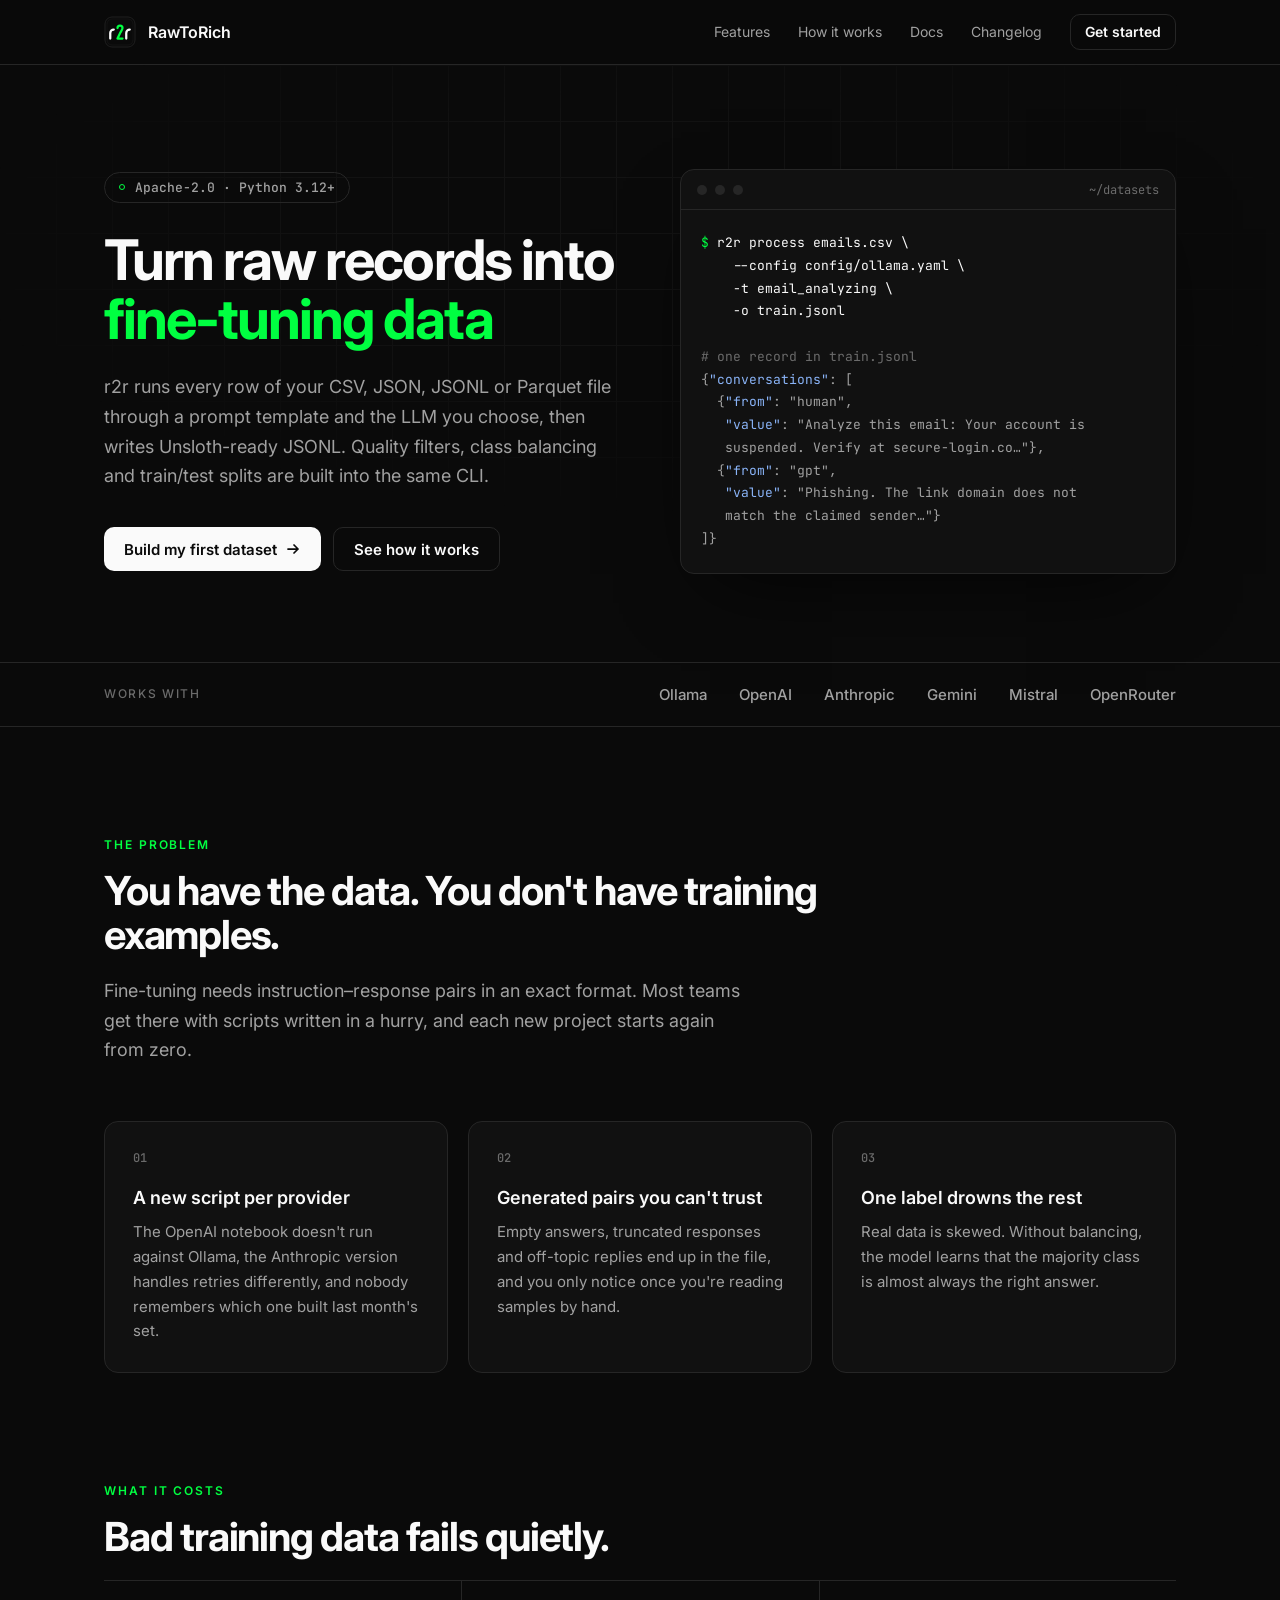
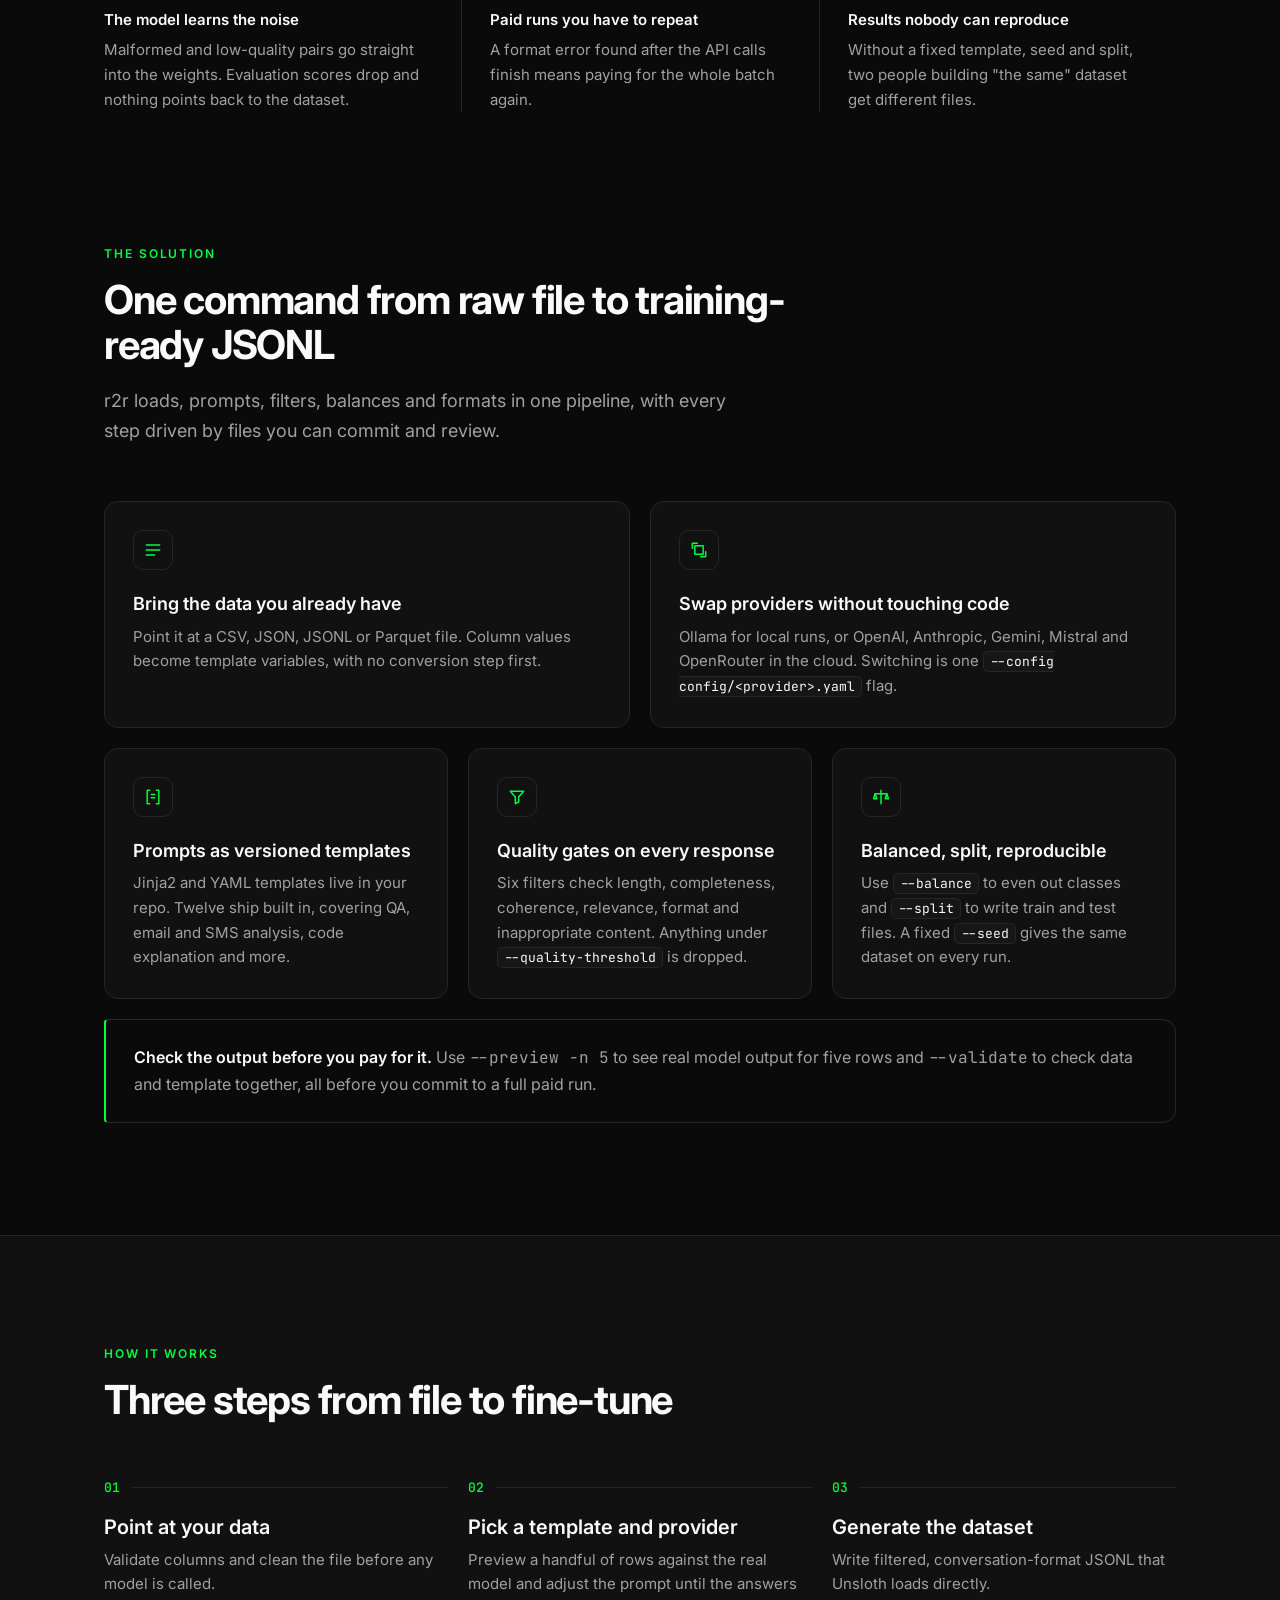
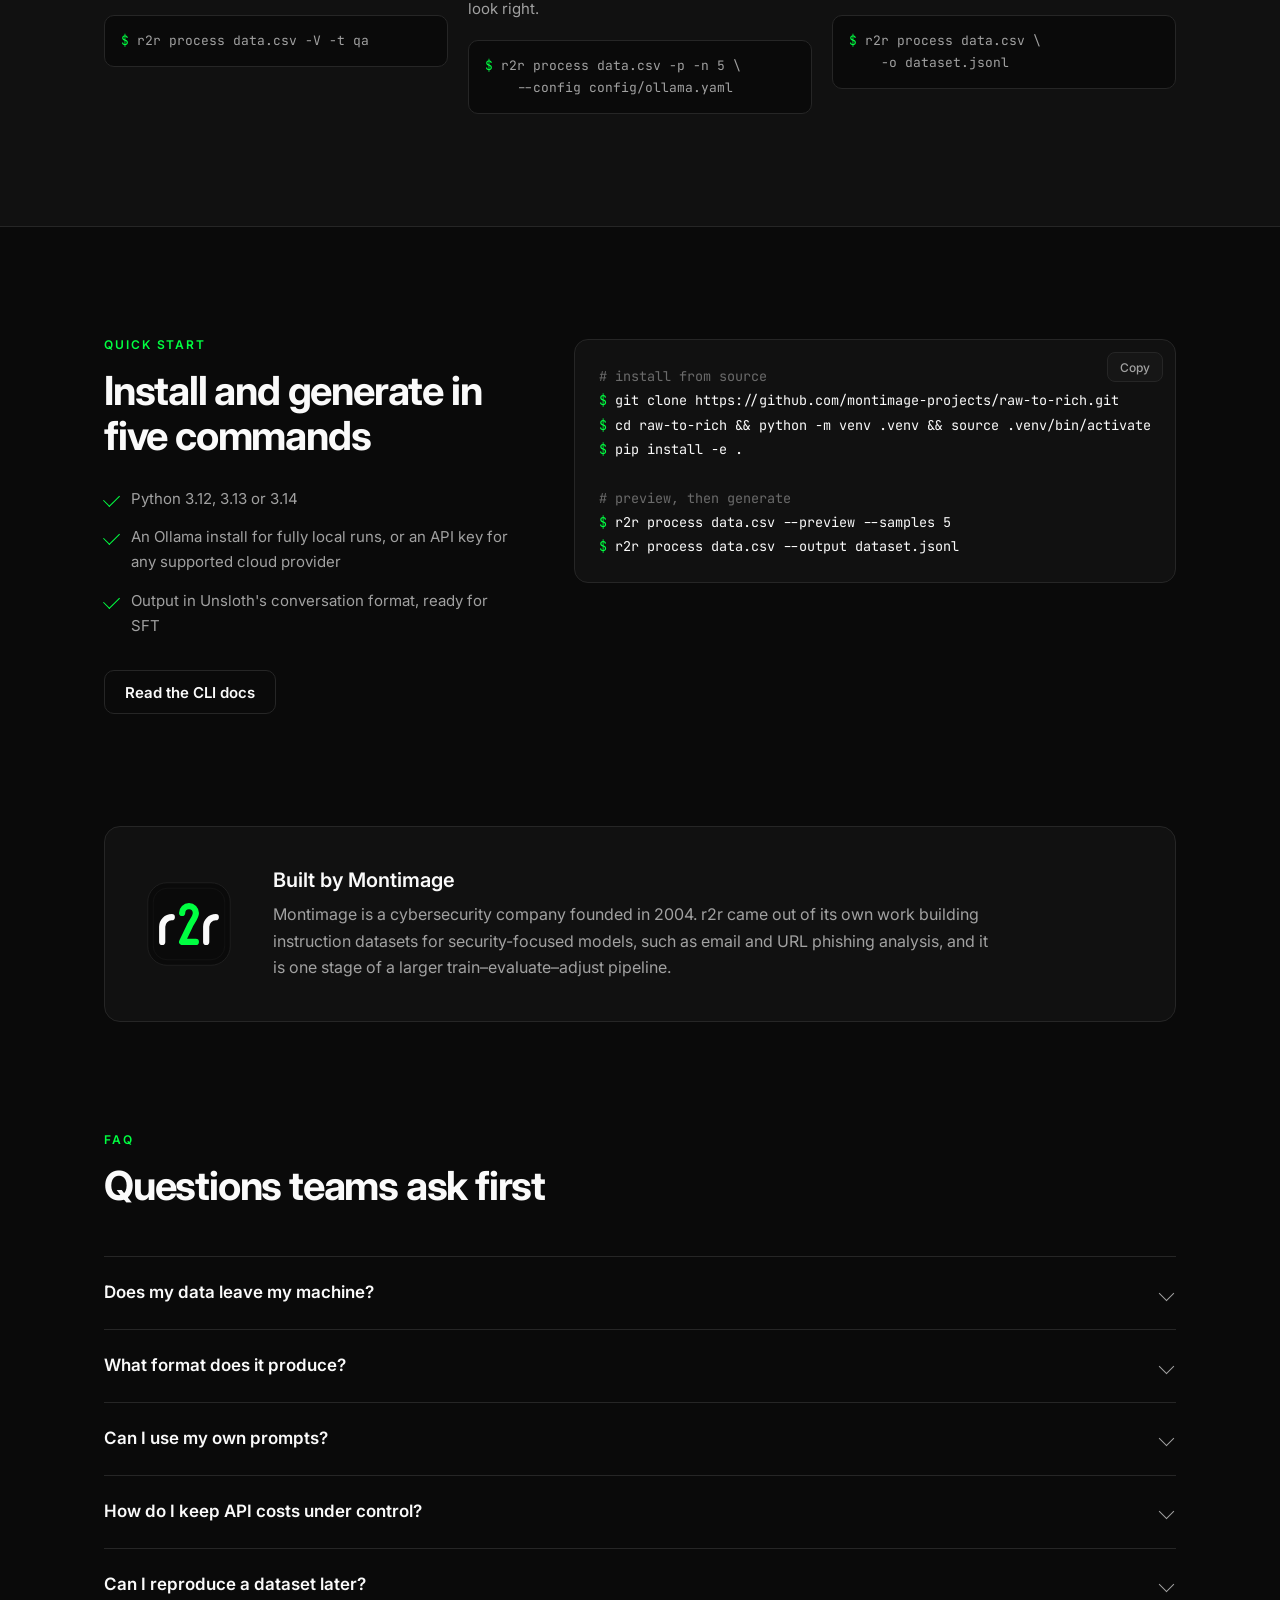
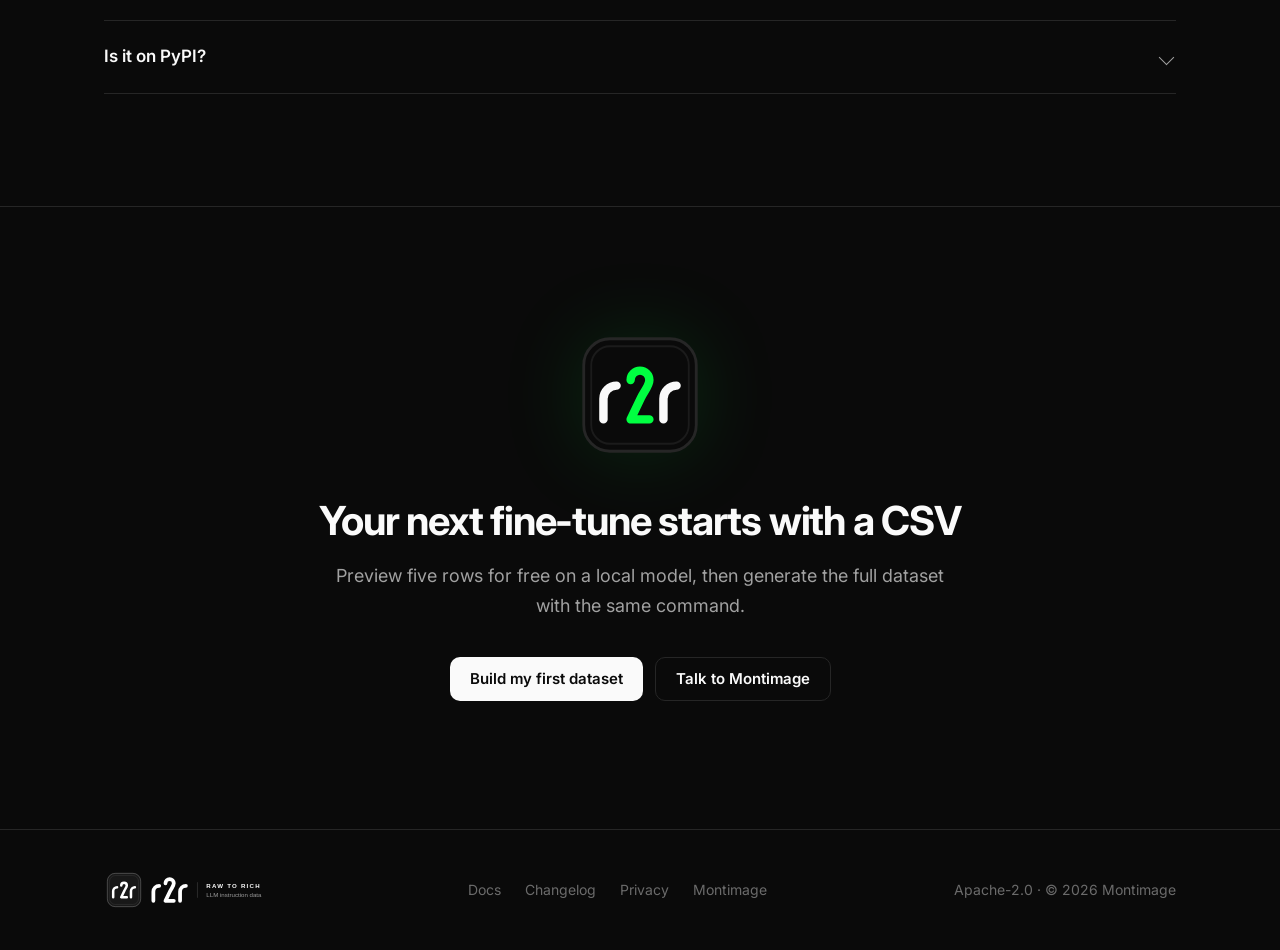
<file: index.html>
<!doctype html>
<html lang="en">
<head>
<meta charset="utf-8">
<meta name="viewport" content="width=device-width, initial-scale=1">
<title>r2r — Raw datasets to fine-tuning data</title>
<meta name="description" content="r2r turns CSV, JSON, JSONL and Parquet files into Unsloth-ready instruction datasets using any LLM provider, with quality filters, class balancing and train/test splits built in.">
<meta property="og:title" content="r2r — Raw datasets to fine-tuning data">
<meta property="og:description" content="Turn raw records into instruction datasets for LLM fine-tuning. One CLI: load, prompt, filter, balance, export JSONL.">
<meta property="og:image" content="assets/logo-icon.svg">
<meta name="theme-color" content="#0A0A0A">
<link rel="icon" href="assets/favicon.svg" type="image/svg+xml">
<link rel="preconnect" href="https://fonts.googleapis.com">
<link rel="preconnect" href="https://fonts.gstatic.com" crossorigin>
<link href="https://fonts.googleapis.com/css2?family=Inter:wght@400;500;600;700&family=JetBrains+Mono:wght@400;500&display=swap" rel="stylesheet">
<link rel="stylesheet" href="assets/site.css">
</head>
<body>

<nav aria-label="Primary">
  <div class="wrap">
    <a class="brand" href="#top" aria-label="r2r home">
      <img src="assets/logo-mark.svg" alt="">
      <span>RawToRich</span>
    </a>
    <div class="links">
      <a href="#features">Features</a>
      <a href="#how">How it works</a>
      <a href="docs.html">Docs</a>
      <a href="changelog.html">Changelog</a>
      <a class="btn btn-ghost btn-sm" href="#quickstart">Get started</a>
    </div>
  </div>
</nav>

<main id="top">

<!-- HERO -->
<header class="hero">
  <div class="wrap">
    <div>
      <span class="eyebrow"><i></i>Apache-2.0 · Python 3.12+</span>
      <h1>Turn raw records into <em>fine-tuning data</em></h1>
      <p class="lead">r2r runs every row of your CSV, JSON, JSONL or Parquet file through a prompt template and the LLM you choose, then writes Unsloth-ready JSONL. Quality filters, class balancing and train/test splits are built into the same CLI.</p>
      <div class="cta">
        <a class="btn btn-primary" href="#quickstart">Build my first dataset
          <svg viewBox="0 0 16 16" fill="none" stroke="currentColor" stroke-width="1.75" stroke-linecap="round" stroke-linejoin="round" aria-hidden="true"><path d="M3 8h10M9 4l4 4-4 4"/></svg></a>
        <a class="btn btn-ghost" href="#how">See how it works</a>
      </div>
    </div>
    <div class="term" role="img" aria-label="Terminal running r2r and the JSONL record it produces">
      <div class="term-bar"><b></b><b></b><b></b><span>~/datasets</span></div>
<pre><span class="p">$</span> <span class="w">r2r process emails.csv \
    --config config/ollama.yaml \
    -t email_analyzing \
    -o train.jsonl</span>

<span class="d"># one record in train.jsonl</span>
{<span class="k">"conversations"</span>: [
  {<span class="k">"from"</span>: "human",
   <span class="k">"value"</span>: "Analyze this email: Your account is
   suspended. Verify at secure-login.co…"},
  {<span class="k">"from"</span>: "gpt",
   <span class="k">"value"</span>: "Phishing. The link domain does not
   match the claimed sender…"}
]}</pre>
    </div>
  </div>
</header>

<div class="trust">
  <div class="wrap">
    <small>Works with</small>
    <ul>
      <li>Ollama</li><li>OpenAI</li><li>Anthropic</li><li>Gemini</li><li>Mistral</li><li>OpenRouter</li>
    </ul>
  </div>
</div>

<!-- PROBLEM -->
<section aria-labelledby="problem-h">
  <div class="wrap">
    <div class="label">The problem</div>
    <h2 id="problem-h">You have the data. You don't have training examples.</h2>
    <p class="sub">Fine-tuning needs instruction–response pairs in an exact format. Most teams get there with scripts written in a hurry, and each new project starts again from zero.</p>
    <div class="cols3">
      <article class="pain"><span class="n">01</span><h3>A new script per provider</h3><p>The OpenAI notebook doesn't run against Ollama, the Anthropic version handles retries differently, and nobody remembers which one built last month's set.</p></article>
      <article class="pain"><span class="n">02</span><h3>Generated pairs you can't trust</h3><p>Empty answers, truncated responses and off-topic replies end up in the file, and you only notice once you're reading samples by hand.</p></article>
      <article class="pain"><span class="n">03</span><h3>One label drowns the rest</h3><p>Real data is skewed. Without balancing, the model learns that the majority class is almost always the right answer.</p></article>
    </div>
  </div>
</section>

<!-- AGITATE -->
<section style="padding-top:0" aria-labelledby="cost-h">
  <div class="wrap">
    <div class="label">What it costs</div>
    <h2 id="cost-h">Bad training data fails quietly.</h2>
    <div class="cost">
      <div><h4>The model learns the noise</h4><p>Malformed and low-quality pairs go straight into the weights. Evaluation scores drop and nothing points back to the dataset.</p></div>
      <div><h4>Paid runs you have to repeat</h4><p>A format error found after the API calls finish means paying for the whole batch again.</p></div>
      <div><h4>Results nobody can reproduce</h4><p>Without a fixed template, seed and split, two people building "the same" dataset get different files.</p></div>
    </div>
  </div>
</section>

<!-- SOLUTION -->
<section id="features" aria-labelledby="feat-h" style="padding-top:24px">
  <div class="wrap">
    <div class="label">The solution</div>
    <h2 id="feat-h">One command from raw file to training-ready JSONL</h2>
    <p class="sub">r2r loads, prompts, filters, balances and formats in one pipeline, with every step driven by files you can commit and review.</p>
    <div class="feat">
      <article class="f wide">
        <div class="ic"><svg viewBox="0 0 24 24"><path d="M4 6h16M4 12h16M4 18h10"/></svg></div>
        <h3>Bring the data you already have</h3>
        <p>Point it at a CSV, JSON, JSONL or Parquet file. Column values become template variables, with no conversion step first.</p>
      </article>
      <article class="f wide">
        <div class="ic"><svg viewBox="0 0 24 24"><path d="M7 7h10v10H7z"/><path d="M4 10V4h6M20 14v6h-6"/></svg></div>
        <h3>Swap providers without touching code</h3>
        <p>Ollama for local runs, or OpenAI, Anthropic, Gemini, Mistral and OpenRouter in the cloud. Switching is one <code>--config config/&lt;provider&gt;.yaml</code> flag.</p>
      </article>
      <article class="f">
        <div class="ic"><svg viewBox="0 0 24 24"><path d="M8 4H5v16h3M16 4h3v16h-3"/><path d="M10 9h4M10 13h4"/></svg></div>
        <h3>Prompts as versioned templates</h3>
        <p>Jinja2 and YAML templates live in your repo. Twelve ship built in, covering QA, email and SMS analysis, code explanation and more.</p>
      </article>
      <article class="f">
        <div class="ic"><svg viewBox="0 0 24 24"><path d="M4 5h16l-6 7v6l-4 2v-8z"/></svg></div>
        <h3>Quality gates on every response</h3>
        <p>Six filters check length, completeness, coherence, relevance, format and inappropriate content. Anything under <code>--quality-threshold</code> is dropped.</p>
      </article>
      <article class="f">
        <div class="ic"><svg viewBox="0 0 24 24"><path d="M12 4v16M5 8h14"/><path d="M5 8l-2 6h4zM19 8l-2 6h4z"/></svg></div>
        <h3>Balanced, split, reproducible</h3>
        <p>Use <code>--balance</code> to even out classes and <code>--split</code> to write train and test files. A fixed <code>--seed</code> gives the same dataset on every run.</p>
      </article>
    </div>
    <p class="why"><strong>Check the output before you pay for it.</strong> Use <code>--preview -n 5</code> to see real model output for five rows and <code>--validate</code> to check data and template together, all before you commit to a full paid run.</p>
  </div>
</section>

<!-- HOW IT WORKS -->
<section id="how" class="how" aria-labelledby="how-h">
  <div class="wrap">
    <div class="label">How it works</div>
    <h2 id="how-h">Three steps from file to fine-tune</h2>
    <div class="steps">
      <div class="step">
        <div class="num">01</div>
        <h3>Point at your data</h3>
        <p>Validate columns and clean the file before any model is called.</p>
<div class="snip"><span class="p">$</span> r2r process data.csv -V -t qa</div>
      </div>
      <div class="step">
        <div class="num">02</div>
        <h3>Pick a template and provider</h3>
        <p>Preview a handful of rows against the real model and adjust the prompt until the answers look right.</p>
<div class="snip"><span class="p">$</span> r2r process data.csv -p -n 5 \
    --config config/ollama.yaml</div>
      </div>
      <div class="step">
        <div class="num">03</div>
        <h3>Generate the dataset</h3>
        <p>Write filtered, conversation-format JSONL that Unsloth loads directly.</p>
<div class="snip"><span class="p">$</span> r2r process data.csv \
    -o dataset.jsonl</div>
      </div>
    </div>
  </div>
</section>

<!-- QUICK START -->
<section id="quickstart" aria-labelledby="qs-h">
  <div class="wrap qs">
    <div>
      <div class="label">Quick start</div>
      <h2 id="qs-h">Install and generate in five commands</h2>
      <ul>
        <li>Python 3.12, 3.13 or 3.14</li>
        <li>An Ollama install for fully local runs, or an API key for any supported cloud provider</li>
        <li>Output in Unsloth's conversation format, ready for SFT</li>
      </ul>
      <a class="btn btn-ghost" href="docs.html" style="margin-top:32px">Read the CLI docs</a>
    </div>
    <div class="code">
      <button class="copy" type="button" data-copy="qs-code">Copy</button>
<pre id="qs-code"><span class="d"># install from source</span>
<span class="p">$</span> <span class="w">git clone https://github.com/montimage-projects/raw-to-rich.git</span>
<span class="p">$</span> <span class="w">cd raw-to-rich &amp;&amp; python -m venv .venv &amp;&amp; source .venv/bin/activate</span>
<span class="p">$</span> <span class="w">pip install -e .</span>

<span class="d"># preview, then generate</span>
<span class="p">$</span> <span class="w">r2r process data.csv --preview --samples 5</span>
<span class="p">$</span> <span class="w">r2r process data.csv --output dataset.jsonl</span></pre>
    </div>
  </div>
</section>

<!-- ABOUT -->
<section style="padding-top:0" aria-labelledby="about-h">
  <div class="wrap">
    <div class="about">
      <img src="assets/logo-icon.svg" alt="">
      <div>
        <h3 id="about-h">Built by Montimage</h3>
        <p>Montimage is a cybersecurity company founded in 2004. r2r came out of its own work building instruction datasets for security-focused models, such as email and URL phishing analysis, and it is one stage of a larger train–evaluate–adjust pipeline.</p>
      </div>
    </div>
  </div>
</section>

<!-- FAQ -->
<section id="faq" style="padding-top:0" aria-labelledby="faq-h">
  <div class="wrap">
    <div class="label">FAQ</div>
    <h2 id="faq-h">Questions teams ask first</h2>
    <div class="faq">
      <details><summary>Does my data leave my machine?</summary><p>Only if you choose a cloud provider. With Ollama, every prompt and response stays on your hardware. With a cloud provider, each rendered prompt is sent to that provider's API under your own key.</p></details>
      <details><summary>What format does it produce?</summary><p>JSONL in the conversation format Unsloth expects. Each line holds a <code>conversations</code> list of <code>human</code>/<code>gpt</code> turns, plus an optional system message.</p></details>
      <details><summary>Can I use my own prompts?</summary><p>Yes. Write a Jinja2 or YAML template that references your column names and pass it with <code>-t path/to/template</code>. The built-in templates are good starting points to copy.</p></details>
      <details><summary>How do I keep API costs under control?</summary><p>Start with <code>--preview</code> on a few rows, cap a run with <code>r2r generate --max-samples</code>, and use <code>--dry-run</code> to check the whole pipeline without calling the model.</p></details>
      <details><summary>Can I reproduce a dataset later?</summary><p>Yes. Templates and provider configs are plain files you commit, and <code>--seed</code> fixes sampling, balancing and splits. Model output can still vary between runs, depending on the provider's temperature settings.</p></details>
      <details><summary>Is it on PyPI?</summary><p>Not yet. Install from source with <code>pip install -e .</code>, which puts the <code>r2r</code> command on your path. The <a href="docs.html#install" style="text-decoration:underline;text-underline-offset:3px">CLI docs</a> cover every command and flag.</p></details>
    </div>
  </div>
</section>

<!-- FINAL CTA -->
<section class="final" aria-labelledby="final-h">
  <div class="wrap">
    <svg class="bg" viewBox="0 0 64 64" aria-hidden="true"><path d="M16,2 H48 A14,14 0 0 1 62,16 V48 A14,14 0 0 1 48,62 H16 A14,14 0 0 1 2,48 V16 A14,14 0 0 1 16,2 Z" fill="#0A0A0A" stroke="#262626" stroke-width="1.5"/><path d="M16,6 H48 A10,10 0 0 1 58,16 V48 A10,10 0 0 1 48,58 H16 A10,10 0 0 1 6,48 V16 A10,10 0 0 1 16,6 Z" fill="none" stroke="#FAFAFA" stroke-opacity=".07" stroke-width="1"/><path d="M12.5,45 V34 A7,7 0 0 1 19.5,27" fill="none" stroke-width="4.5" stroke-linecap="round" stroke-linejoin="round" stroke="#FAFAFA"/><path d="M27,24 A5,5 0 0 1 37,24 C37,27 34.2,30 32.5,33.5 L27,45 H37" fill="none" stroke-width="4.5" stroke-linecap="round" stroke-linejoin="round" stroke="#00FF41"/><path d="M44.5,45 V34 A7,7 0 0 1 51.5,27" fill="none" stroke-width="4.5" stroke-linecap="round" stroke-linejoin="round" stroke="#FAFAFA"/></svg>
    <h2 id="final-h">Your next fine-tune starts with a CSV</h2>
    <p class="sub">Preview five rows for free on a local model, then generate the full dataset with the same command.</p>
    <div class="cta">
      <a class="btn btn-primary" href="#quickstart">Build my first dataset</a>
      <a class="btn btn-ghost" href="mailto:contact@montimage.eu?subject=r2r">Talk to Montimage</a>
    </div>
  </div>
</section>

</main>

<footer>
  <div class="wrap">
    <img src="assets/logo-white.svg" alt="r2r — Raw to Rich">
    <nav aria-label="Footer">
      <a href="docs.html">Docs</a>
      <a href="changelog.html">Changelog</a>
      <a href="privacy.html">Privacy</a>
      <a href="https://montimage.eu">Montimage</a>
    </nav>
    <span>Apache-2.0 · © 2026 Montimage</span>
  </div>
</footer>

<script>
document.querySelectorAll('.copy').forEach(function (btn) {
  btn.addEventListener('click', function () {
    var text = document.getElementById(btn.dataset.copy).innerText
      .split('\n').filter(function (l) { return l.trim() && l.trim()[0] !== '#'; })
      .map(function (l) { return l.replace(/^\$\s*/, ''); }).join('\n');
    var done = function () { btn.textContent = 'Copied'; setTimeout(function () { btn.textContent = 'Copy'; }, 1600); };
    if (navigator.clipboard) { navigator.clipboard.writeText(text).then(done, function () {}); }
  });
});
</script>
</body>
</html>
</file>
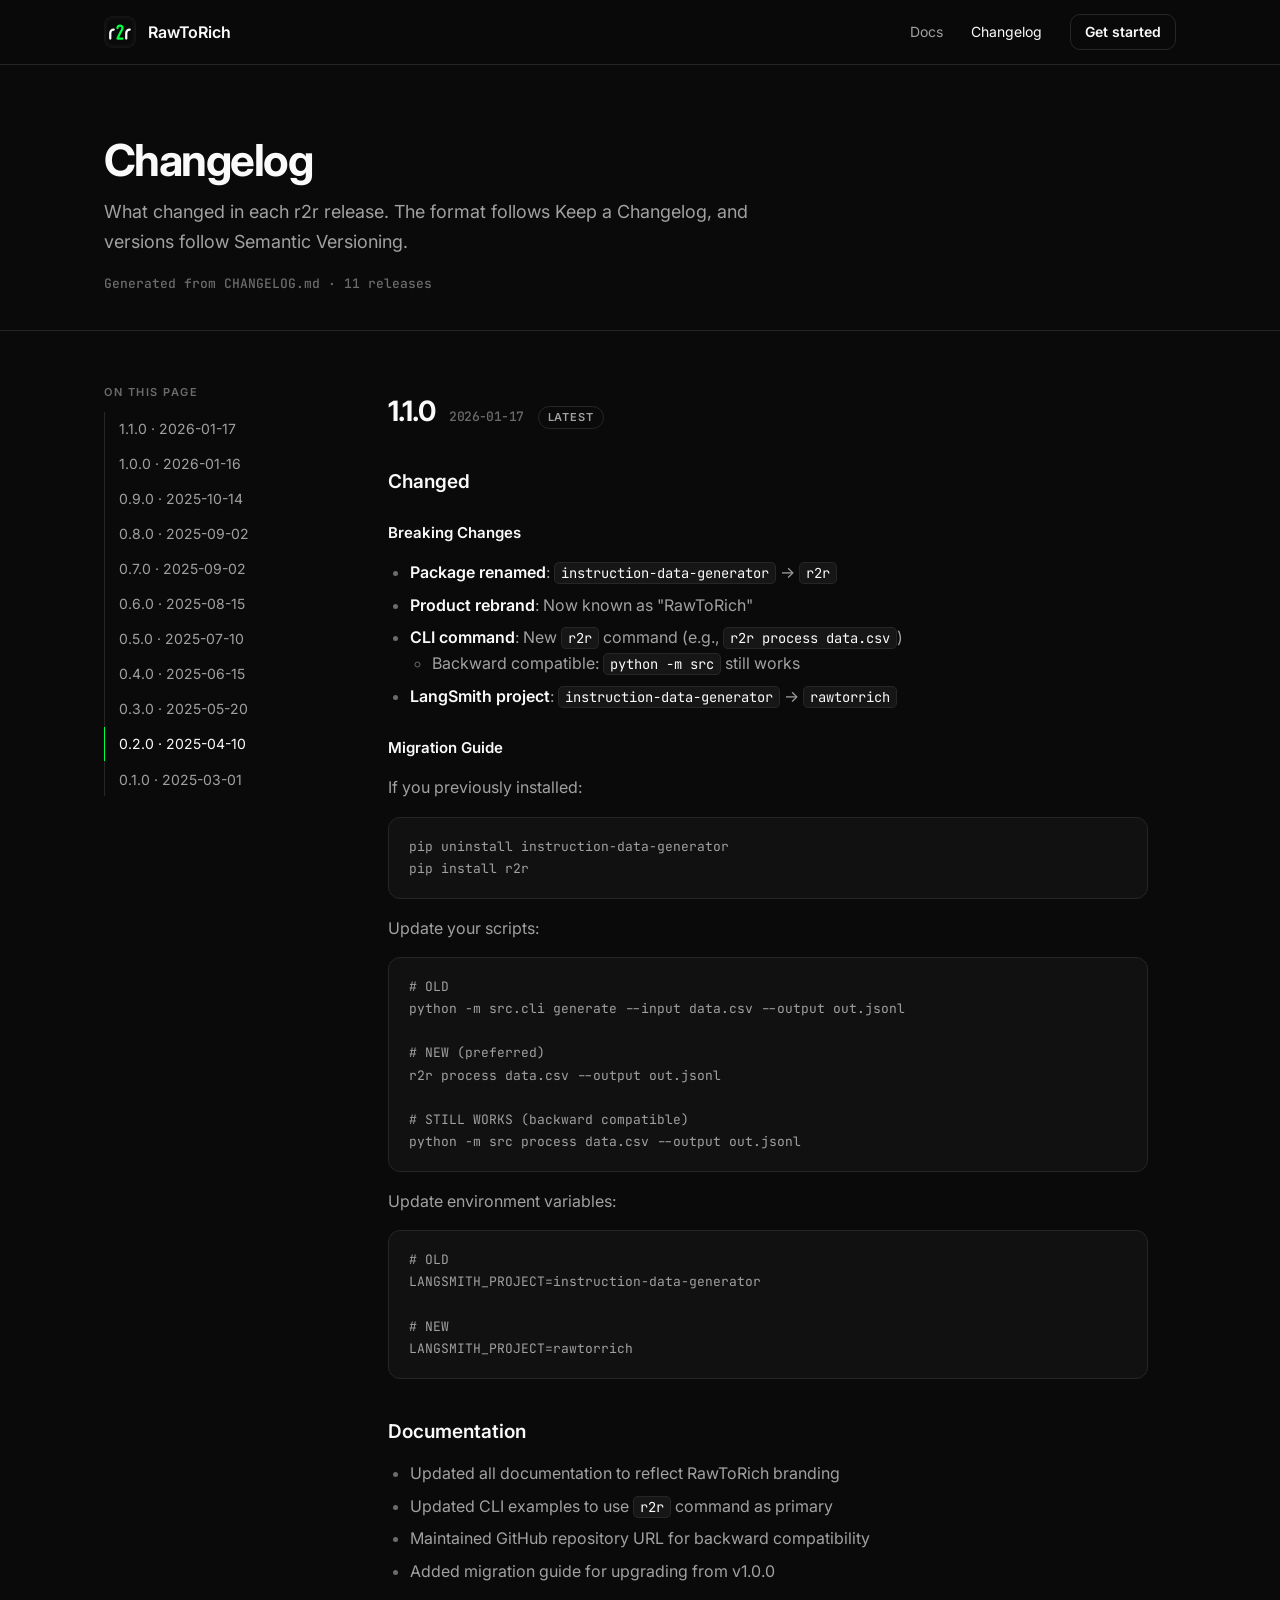
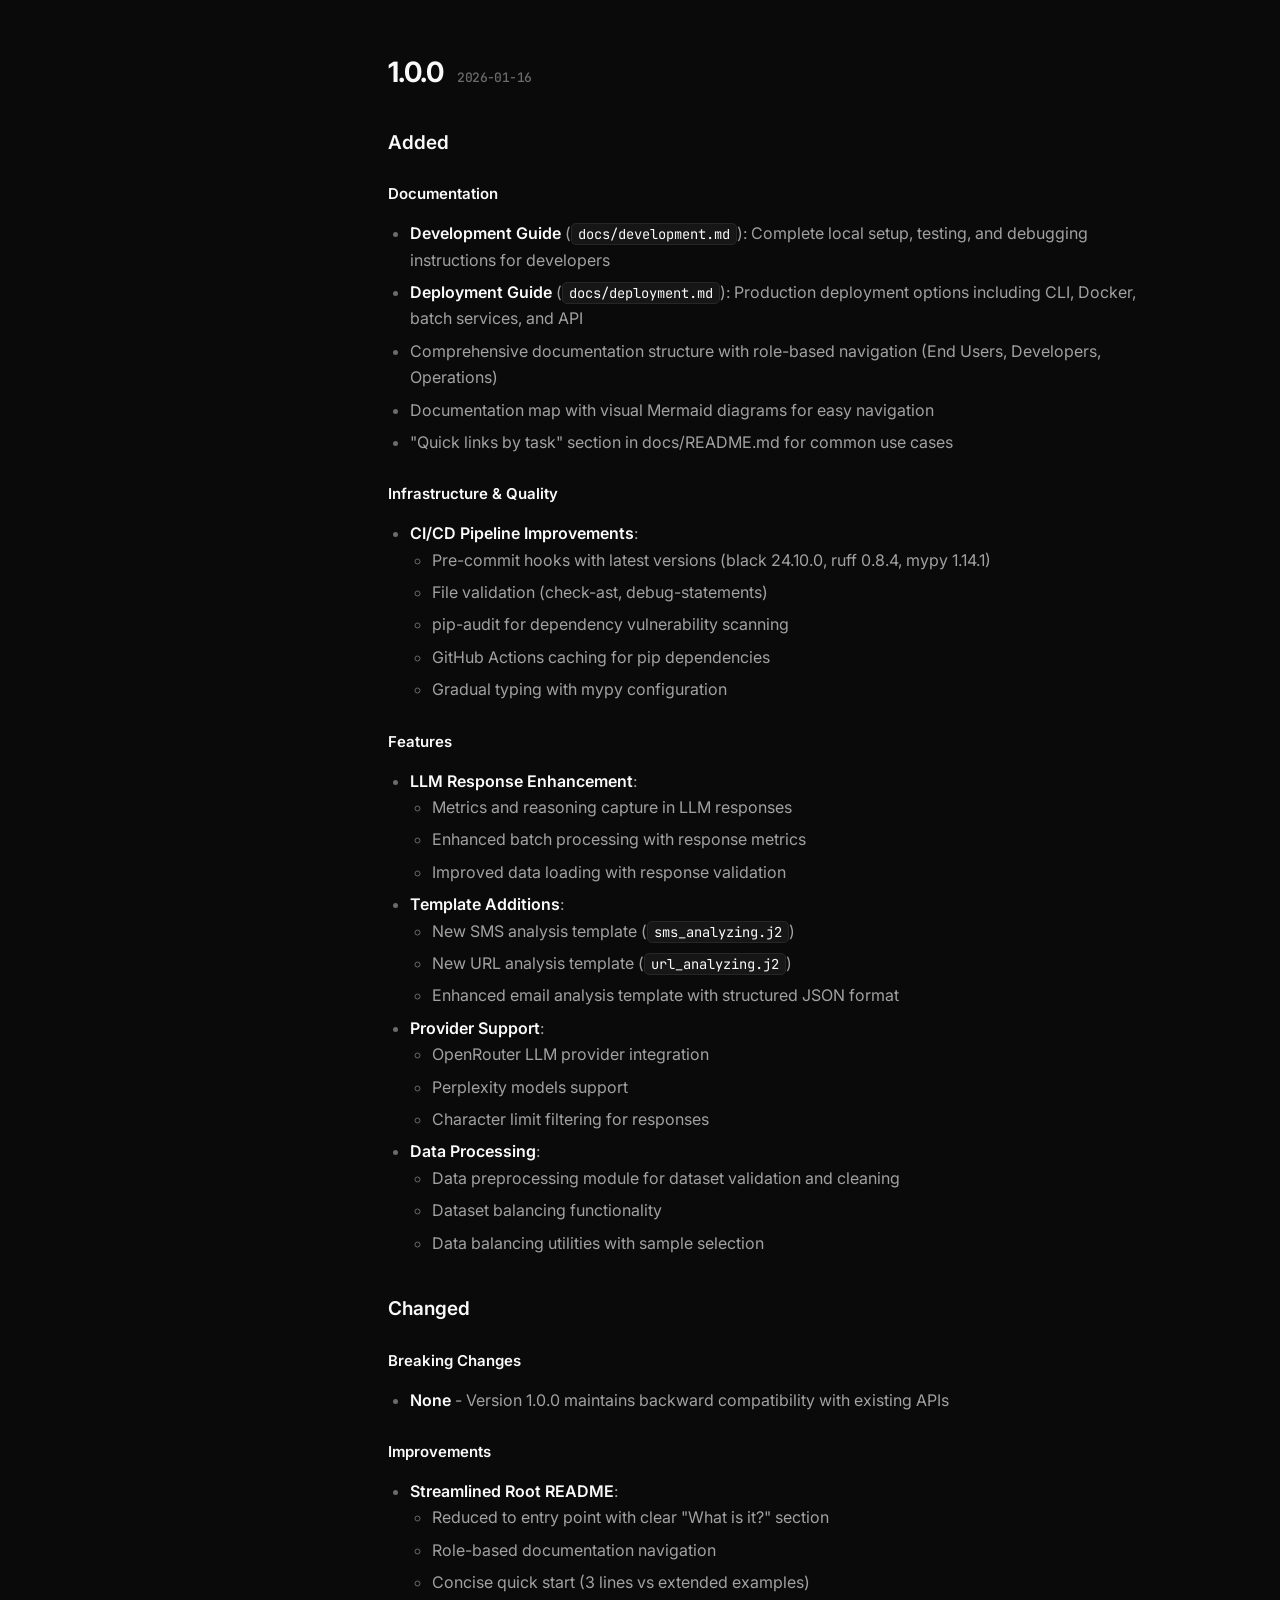
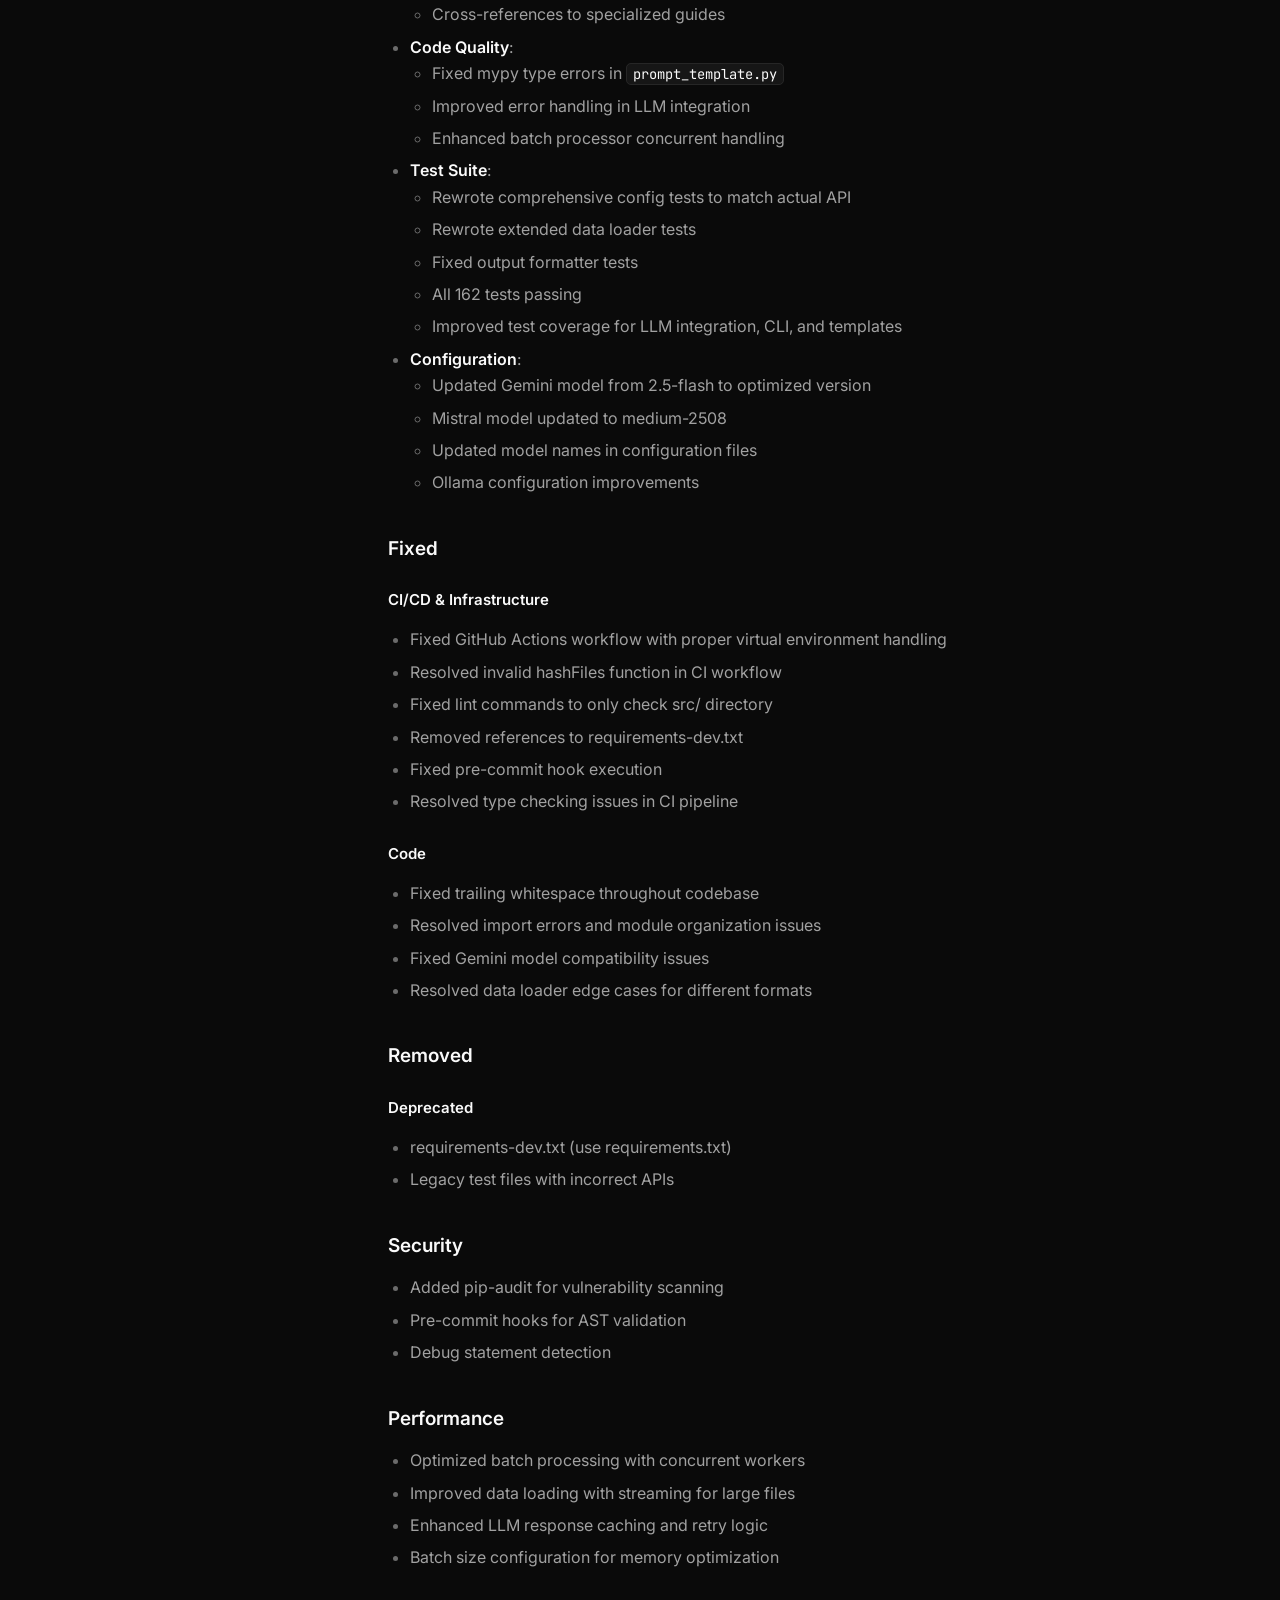
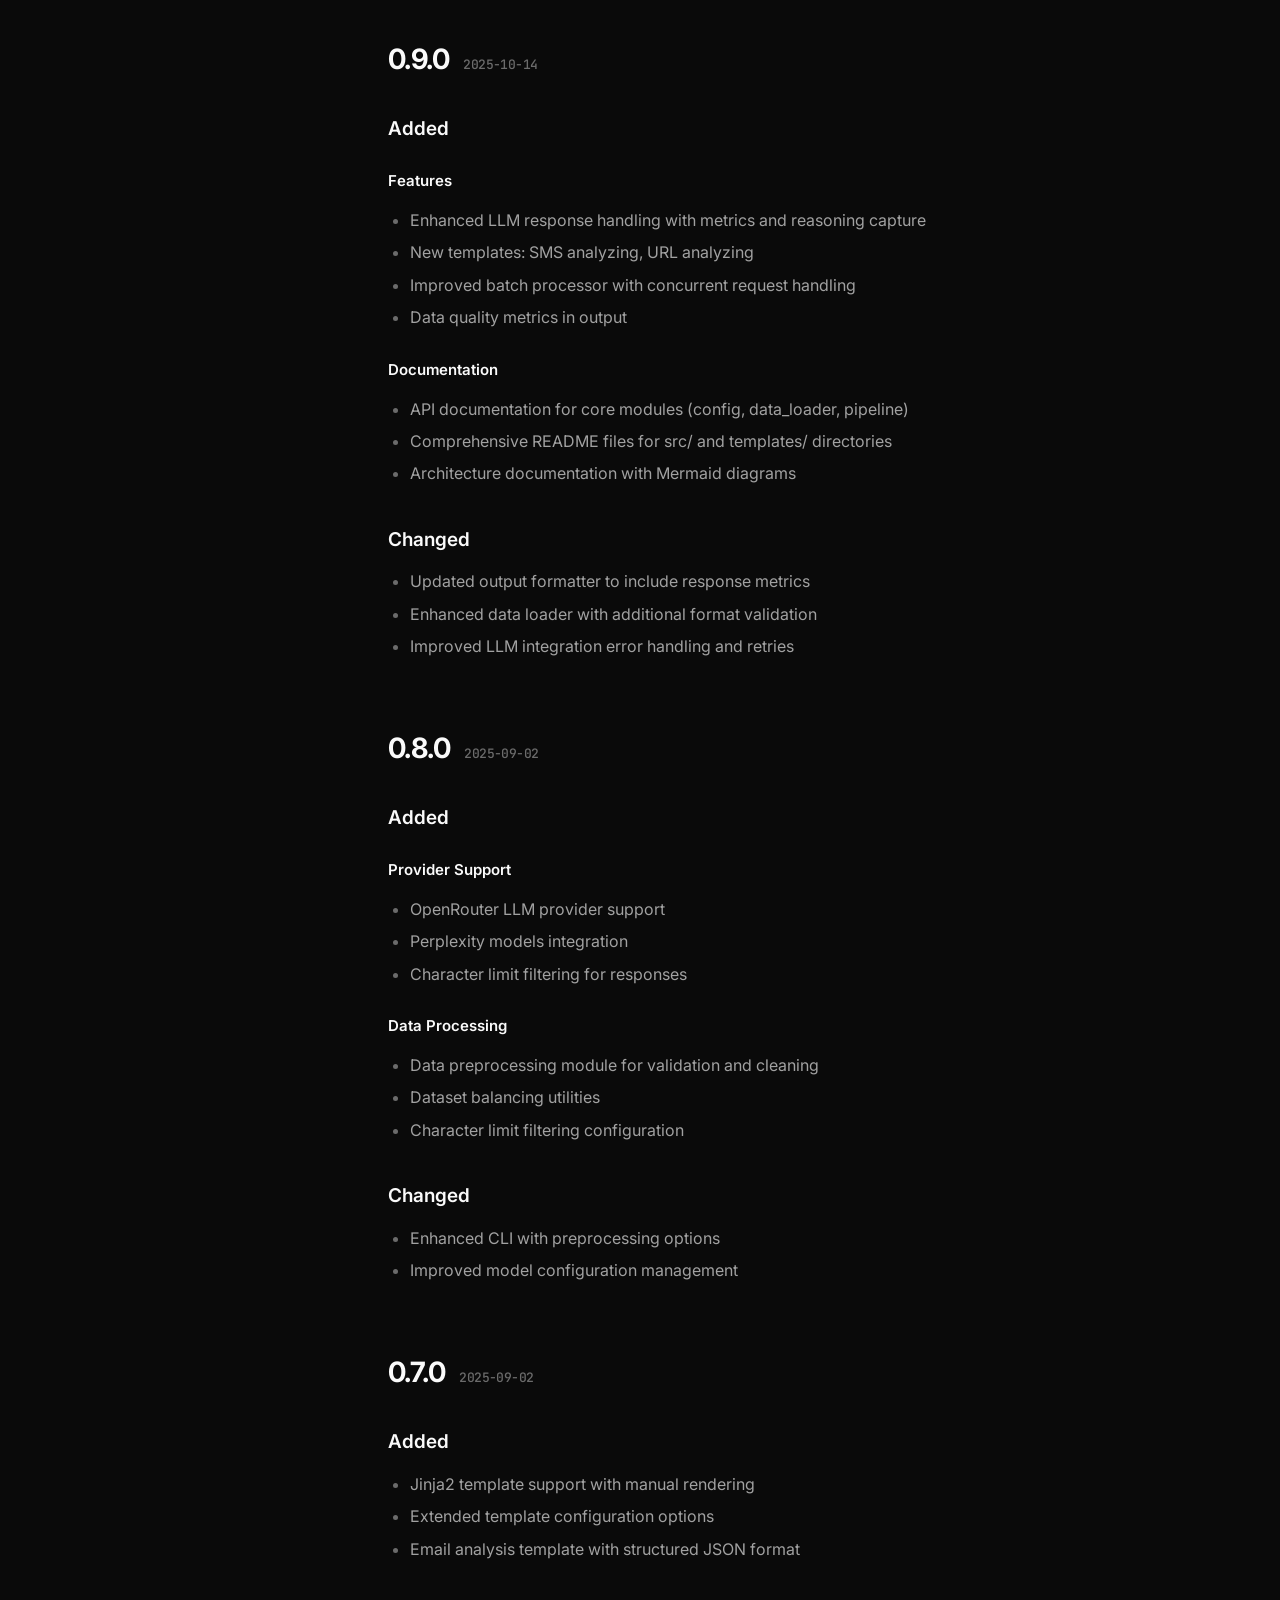
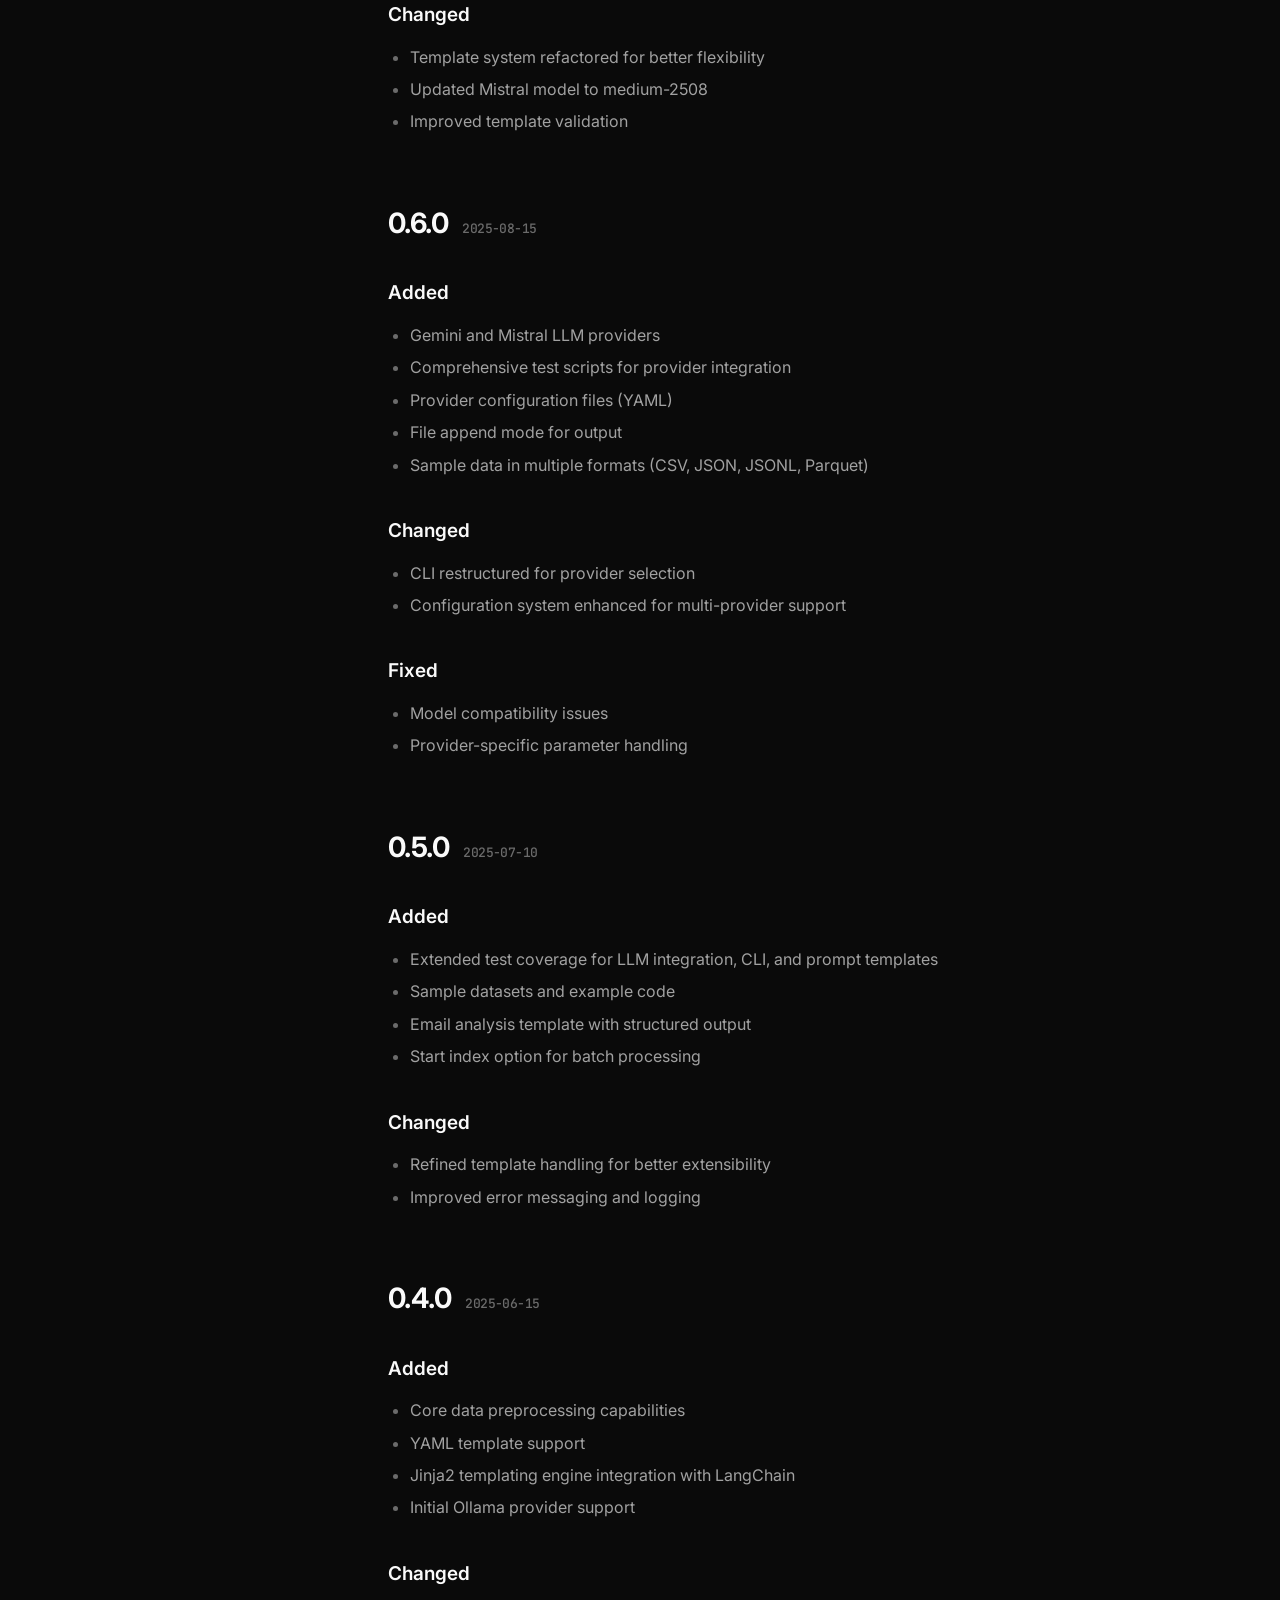
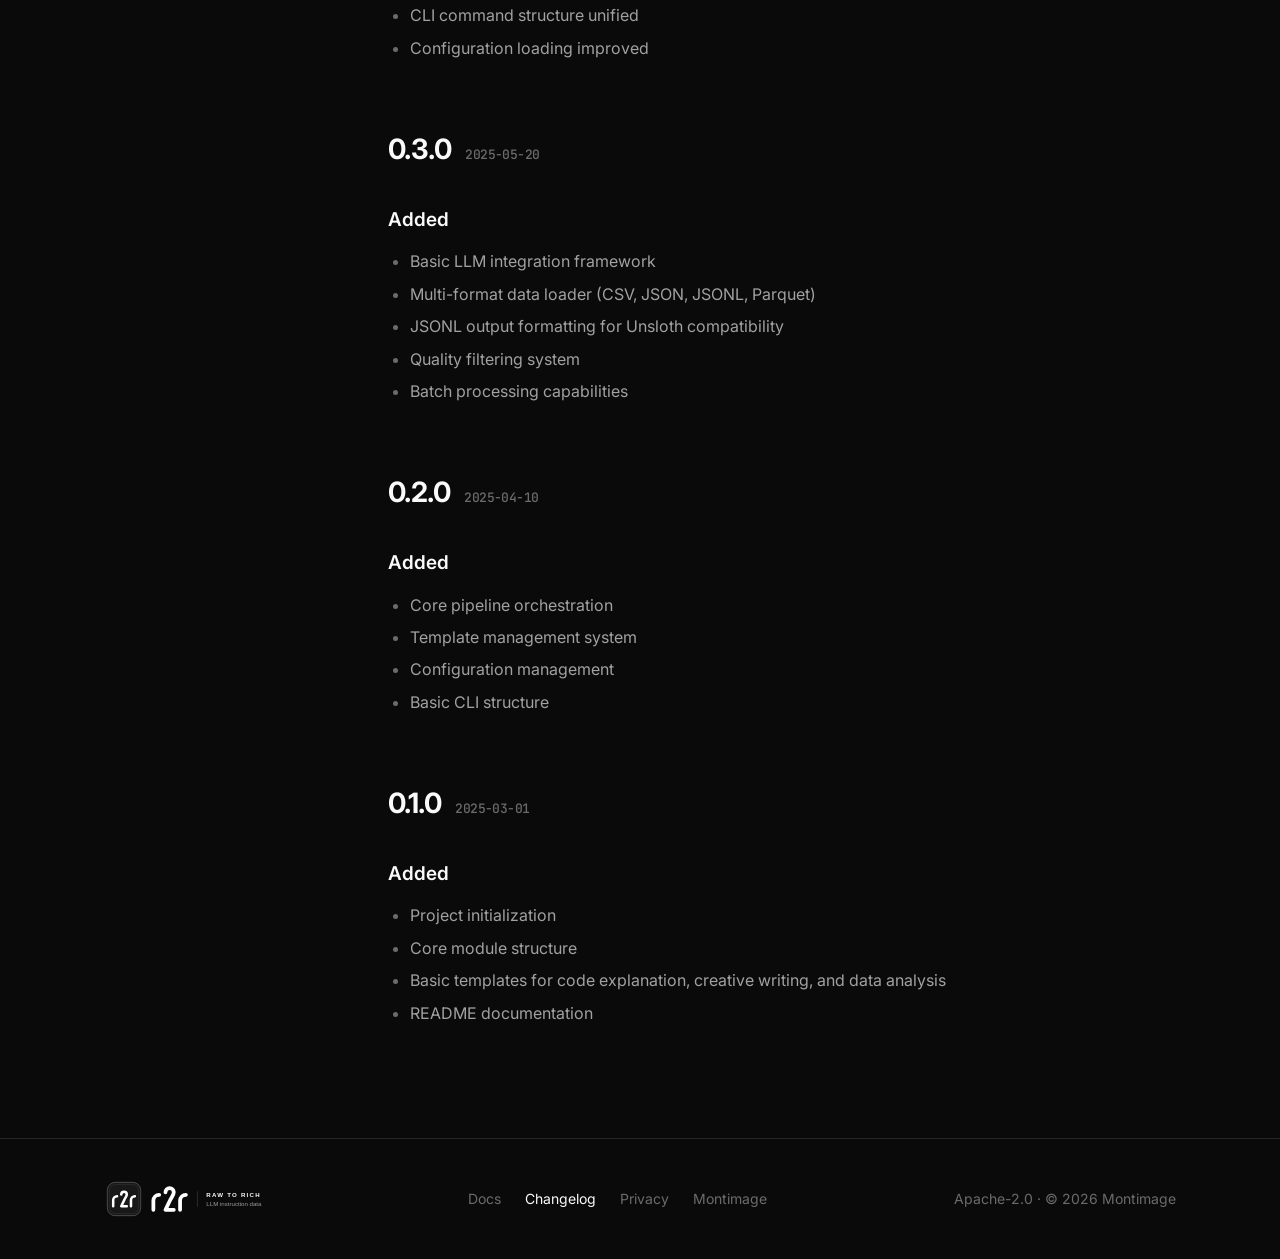
<file: changelog.html>
<!doctype html>
<html lang="en">
<head>
<meta charset="utf-8">
<meta name="viewport" content="width=device-width, initial-scale=1">
<title>r2r changelog</title>
<meta name="description" content="Release history for r2r (RawToRich): new features, changes and fixes in every version.">
<meta name="theme-color" content="#0A0A0A">
<link rel="icon" href="assets/favicon.svg" type="image/svg+xml">
<link rel="preconnect" href="https://fonts.googleapis.com">
<link rel="preconnect" href="https://fonts.gstatic.com" crossorigin>
<link href="https://fonts.googleapis.com/css2?family=Inter:wght@400;500;600;700&family=JetBrains+Mono:wght@400;500&display=swap" rel="stylesheet">
<link rel="stylesheet" href="assets/site.css">
</head>
<body>

<nav aria-label="Primary">
  <div class="wrap">
    <a class="brand" href="index.html" aria-label="r2r home">
      <img src="assets/logo-mark.svg" alt="">
      <span>RawToRich</span>
    </a>
    <div class="links">
      <a href="docs.html">Docs</a><a href="changelog.html" aria-current="page">Changelog</a>
      <a class="btn btn-ghost btn-sm" href="index.html#quickstart">Get started</a>
    </div>
  </div>
</nav>

<main>
<header class="doc-hero">
  <div class="wrap">
    <h1>Changelog</h1>
    <p>What changed in each r2r release. The format follows Keep a Changelog, and versions follow Semantic Versioning.</p>
    <div class="meta">Generated from CHANGELOG.md · 11 releases</div>
  </div>
</header>
<div class="wrap doc">
  <aside class="toc" aria-label="On this page"><b>On this page</b><ol><li><a href="#v1-1-0">1.1.0 · 2026-01-17</a></li><li><a href="#v1-0-0">1.0.0 · 2026-01-16</a></li><li><a href="#v0-9-0">0.9.0 · 2025-10-14</a></li><li><a href="#v0-8-0">0.8.0 · 2025-09-02</a></li><li><a href="#v0-7-0">0.7.0 · 2025-09-02</a></li><li><a href="#v0-6-0">0.6.0 · 2025-08-15</a></li><li><a href="#v0-5-0">0.5.0 · 2025-07-10</a></li><li><a href="#v0-4-0">0.4.0 · 2025-06-15</a></li><li><a href="#v0-3-0">0.3.0 · 2025-05-20</a></li><li><a href="#v0-2-0">0.2.0 · 2025-04-10</a></li><li><a href="#v0-1-0">0.1.0 · 2025-03-01</a></li></ol></aside>
  <article class="prose">
<h2 id="v1-1-0" class="ver">1.1.0 <time datetime="2026-01-17">2026-01-17</time> <span class="tag">Latest</span></h2><h3>Changed</h3>
<h4>Breaking Changes</h4>
<ul>
<li><strong>Package renamed</strong>: <code>instruction-data-generator</code> → <code>r2r</code></li>
<li><strong>Product rebrand</strong>: Now known as "RawToRich"</li>
<li><strong>CLI command</strong>: New <code>r2r</code> command (e.g., <code>r2r process data.csv</code>)<ul>
<li>Backward compatible: <code>python -m src</code> still works</li>
</ul>
</li>
<li><strong>LangSmith project</strong>: <code>instruction-data-generator</code> → <code>rawtorrich</code></li>
</ul>
<h4>Migration Guide</h4>
<p>If you previously installed:</p>
<pre><code class="language-bash">pip uninstall instruction-data-generator
pip install r2r
</code></pre>
<p>Update your scripts:</p>
<pre><code class="language-bash"># OLD
python -m src.cli generate --input data.csv --output out.jsonl

# NEW (preferred)
r2r process data.csv --output out.jsonl

# STILL WORKS (backward compatible)
python -m src process data.csv --output out.jsonl
</code></pre>
<p>Update environment variables:</p>
<pre><code class="language-bash"># OLD
LANGSMITH_PROJECT=instruction-data-generator

# NEW
LANGSMITH_PROJECT=rawtorrich
</code></pre>
<h3>Documentation</h3>
<ul>
<li>Updated all documentation to reflect RawToRich branding</li>
<li>Updated CLI examples to use <code>r2r</code> command as primary</li>
<li>Maintained GitHub repository URL for backward compatibility</li>
<li>Added migration guide for upgrading from v1.0.0</li>
</ul>
<h2 id="v1-0-0" class="ver">1.0.0 <time datetime="2026-01-16">2026-01-16</time></h2><h3>Added</h3>
<h4>Documentation</h4>
<ul>
<li><strong>Development Guide</strong> (<code>docs/development.md</code>): Complete local setup, testing, and debugging instructions for developers</li>
<li><strong>Deployment Guide</strong> (<code>docs/deployment.md</code>): Production deployment options including CLI, Docker, batch services, and API</li>
<li>Comprehensive documentation structure with role-based navigation (End Users, Developers, Operations)</li>
<li>Documentation map with visual Mermaid diagrams for easy navigation</li>
<li>"Quick links by task" section in docs/README.md for common use cases</li>
</ul>
<h4>Infrastructure &amp; Quality</h4>
<ul>
<li><strong>CI/CD Pipeline Improvements</strong>:<ul>
<li>Pre-commit hooks with latest versions (black 24.10.0, ruff 0.8.4, mypy 1.14.1)</li>
<li>File validation (check-ast, debug-statements)</li>
<li>pip-audit for dependency vulnerability scanning</li>
<li>GitHub Actions caching for pip dependencies</li>
<li>Gradual typing with mypy configuration</li>
</ul>
</li>
</ul>
<h4>Features</h4>
<ul>
<li>
<p><strong>LLM Response Enhancement</strong>:</p>
<ul>
<li>Metrics and reasoning capture in LLM responses</li>
<li>Enhanced batch processing with response metrics</li>
<li>Improved data loading with response validation</li>
</ul>
</li>
<li>
<p><strong>Template Additions</strong>:</p>
<ul>
<li>New SMS analysis template (<code>sms_analyzing.j2</code>)</li>
<li>New URL analysis template (<code>url_analyzing.j2</code>)</li>
<li>Enhanced email analysis template with structured JSON format</li>
</ul>
</li>
<li>
<p><strong>Provider Support</strong>:</p>
<ul>
<li>OpenRouter LLM provider integration</li>
<li>Perplexity models support</li>
<li>Character limit filtering for responses</li>
</ul>
</li>
<li>
<p><strong>Data Processing</strong>:</p>
<ul>
<li>Data preprocessing module for dataset validation and cleaning</li>
<li>Dataset balancing functionality</li>
<li>Data balancing utilities with sample selection</li>
</ul>
</li>
</ul>
<h3>Changed</h3>
<h4>Breaking Changes</h4>
<ul>
<li><strong>None</strong> - Version 1.0.0 maintains backward compatibility with existing APIs</li>
</ul>
<h4>Improvements</h4>
<ul>
<li>
<p><strong>Streamlined Root README</strong>:</p>
<ul>
<li>Reduced to entry point with clear "What is it?" section</li>
<li>Role-based documentation navigation</li>
<li>Concise quick start (3 lines vs extended examples)</li>
<li>Cross-references to specialized guides</li>
</ul>
</li>
<li>
<p><strong>Code Quality</strong>:</p>
<ul>
<li>Fixed mypy type errors in <code>prompt_template.py</code></li>
<li>Improved error handling in LLM integration</li>
<li>Enhanced batch processor concurrent handling</li>
</ul>
</li>
<li>
<p><strong>Test Suite</strong>:</p>
<ul>
<li>Rewrote comprehensive config tests to match actual API</li>
<li>Rewrote extended data loader tests</li>
<li>Fixed output formatter tests</li>
<li>All 162 tests passing</li>
<li>Improved test coverage for LLM integration, CLI, and templates</li>
</ul>
</li>
<li>
<p><strong>Configuration</strong>:</p>
<ul>
<li>Updated Gemini model from 2.5-flash to optimized version</li>
<li>Mistral model updated to medium-2508</li>
<li>Updated model names in configuration files</li>
<li>Ollama configuration improvements</li>
</ul>
</li>
</ul>
<h3>Fixed</h3>
<h4>CI/CD &amp; Infrastructure</h4>
<ul>
<li>Fixed GitHub Actions workflow with proper virtual environment handling</li>
<li>Resolved invalid hashFiles function in CI workflow</li>
<li>Fixed lint commands to only check src/ directory</li>
<li>Removed references to requirements-dev.txt</li>
<li>Fixed pre-commit hook execution</li>
<li>Resolved type checking issues in CI pipeline</li>
</ul>
<h4>Code</h4>
<ul>
<li>Fixed trailing whitespace throughout codebase</li>
<li>Resolved import errors and module organization issues</li>
<li>Fixed Gemini model compatibility issues</li>
<li>Resolved data loader edge cases for different formats</li>
</ul>
<h3>Removed</h3>
<h4>Deprecated</h4>
<ul>
<li>requirements-dev.txt (use requirements.txt)</li>
<li>Legacy test files with incorrect APIs</li>
</ul>
<h3>Security</h3>
<ul>
<li>Added pip-audit for vulnerability scanning</li>
<li>Pre-commit hooks for AST validation</li>
<li>Debug statement detection</li>
</ul>
<h3>Performance</h3>
<ul>
<li>Optimized batch processing with concurrent workers</li>
<li>Improved data loading with streaming for large files</li>
<li>Enhanced LLM response caching and retry logic</li>
<li>Batch size configuration for memory optimization</li>
</ul>
<h2 id="v0-9-0" class="ver">0.9.0 <time datetime="2025-10-14">2025-10-14</time></h2><h3>Added</h3>
<h4>Features</h4>
<ul>
<li>Enhanced LLM response handling with metrics and reasoning capture</li>
<li>New templates: SMS analyzing, URL analyzing</li>
<li>Improved batch processor with concurrent request handling</li>
<li>Data quality metrics in output</li>
</ul>
<h4>Documentation</h4>
<ul>
<li>API documentation for core modules (config, data_loader, pipeline)</li>
<li>Comprehensive README files for src/ and templates/ directories</li>
<li>Architecture documentation with Mermaid diagrams</li>
</ul>
<h3>Changed</h3>
<ul>
<li>Updated output formatter to include response metrics</li>
<li>Enhanced data loader with additional format validation</li>
<li>Improved LLM integration error handling and retries</li>
</ul>
<h2 id="v0-8-0" class="ver">0.8.0 <time datetime="2025-09-02">2025-09-02</time></h2><h3>Added</h3>
<h4>Provider Support</h4>
<ul>
<li>OpenRouter LLM provider support</li>
<li>Perplexity models integration</li>
<li>Character limit filtering for responses</li>
</ul>
<h4>Data Processing</h4>
<ul>
<li>Data preprocessing module for validation and cleaning</li>
<li>Dataset balancing utilities</li>
<li>Character limit filtering configuration</li>
</ul>
<h3>Changed</h3>
<ul>
<li>Enhanced CLI with preprocessing options</li>
<li>Improved model configuration management</li>
</ul>
<h2 id="v0-7-0" class="ver">0.7.0 <time datetime="2025-09-02">2025-09-02</time></h2><h3>Added</h3>
<ul>
<li>Jinja2 template support with manual rendering</li>
<li>Extended template configuration options</li>
<li>Email analysis template with structured JSON format</li>
</ul>
<h3>Changed</h3>
<ul>
<li>Template system refactored for better flexibility</li>
<li>Updated Mistral model to medium-2508</li>
<li>Improved template validation</li>
</ul>
<h2 id="v0-6-0" class="ver">0.6.0 <time datetime="2025-08-15">2025-08-15</time></h2><h3>Added</h3>
<ul>
<li>Gemini and Mistral LLM providers</li>
<li>Comprehensive test scripts for provider integration</li>
<li>Provider configuration files (YAML)</li>
<li>File append mode for output</li>
<li>Sample data in multiple formats (CSV, JSON, JSONL, Parquet)</li>
</ul>
<h3>Changed</h3>
<ul>
<li>CLI restructured for provider selection</li>
<li>Configuration system enhanced for multi-provider support</li>
</ul>
<h3>Fixed</h3>
<ul>
<li>Model compatibility issues</li>
<li>Provider-specific parameter handling</li>
</ul>
<h2 id="v0-5-0" class="ver">0.5.0 <time datetime="2025-07-10">2025-07-10</time></h2><h3>Added</h3>
<ul>
<li>Extended test coverage for LLM integration, CLI, and prompt templates</li>
<li>Sample datasets and example code</li>
<li>Email analysis template with structured output</li>
<li>Start index option for batch processing</li>
</ul>
<h3>Changed</h3>
<ul>
<li>Refined template handling for better extensibility</li>
<li>Improved error messaging and logging</li>
</ul>
<h2 id="v0-4-0" class="ver">0.4.0 <time datetime="2025-06-15">2025-06-15</time></h2><h3>Added</h3>
<ul>
<li>Core data preprocessing capabilities</li>
<li>YAML template support</li>
<li>Jinja2 templating engine integration with LangChain</li>
<li>Initial Ollama provider support</li>
</ul>
<h3>Changed</h3>
<ul>
<li>CLI command structure unified</li>
<li>Configuration loading improved</li>
</ul>
<h2 id="v0-3-0" class="ver">0.3.0 <time datetime="2025-05-20">2025-05-20</time></h2><h3>Added</h3>
<ul>
<li>Basic LLM integration framework</li>
<li>Multi-format data loader (CSV, JSON, JSONL, Parquet)</li>
<li>JSONL output formatting for Unsloth compatibility</li>
<li>Quality filtering system</li>
<li>Batch processing capabilities</li>
</ul>
<h2 id="v0-2-0" class="ver">0.2.0 <time datetime="2025-04-10">2025-04-10</time></h2><h3>Added</h3>
<ul>
<li>Core pipeline orchestration</li>
<li>Template management system</li>
<li>Configuration management</li>
<li>Basic CLI structure</li>
</ul>
<h2 id="v0-1-0" class="ver">0.1.0 <time datetime="2025-03-01">2025-03-01</time></h2><h3>Added</h3>
<ul>
<li>Project initialization</li>
<li>Core module structure</li>
<li>Basic templates for code explanation, creative writing, and data analysis</li>
<li>README documentation</li>
</ul>
  </article>
</div>
</main>

<footer>
  <div class="wrap">
    <img src="assets/logo-white.svg" alt="r2r — Raw to Rich">
    <nav aria-label="Footer"><a href="docs.html">Docs</a><a href="changelog.html" aria-current="page">Changelog</a><a href="privacy.html">Privacy</a><a href="https://montimage.eu">Montimage</a></nav>
    <span>Apache-2.0 · © 2026 Montimage</span>
  </div>
</footer>
<script>
(function () {
  var links = Array.prototype.slice.call(document.querySelectorAll('.toc a[href^="#"]'));
  if (!links.length || !('IntersectionObserver' in window)) return;
  var map = {};
  links.forEach(function (a) { map[a.getAttribute('href').slice(1)] = a; });
  var obs = new IntersectionObserver(function (entries) {
    entries.forEach(function (e) {
      if (e.isIntersecting && map[e.target.id]) {
        links.forEach(function (l) { l.classList.remove('on'); });
        map[e.target.id].classList.add('on');
      }
    });
  }, { rootMargin: '-80px 0px -70% 0px' });
  Object.keys(map).forEach(function (id) { var el = document.getElementById(id); if (el) obs.observe(el); });
})();
</script>
</body>
</html>
</file>
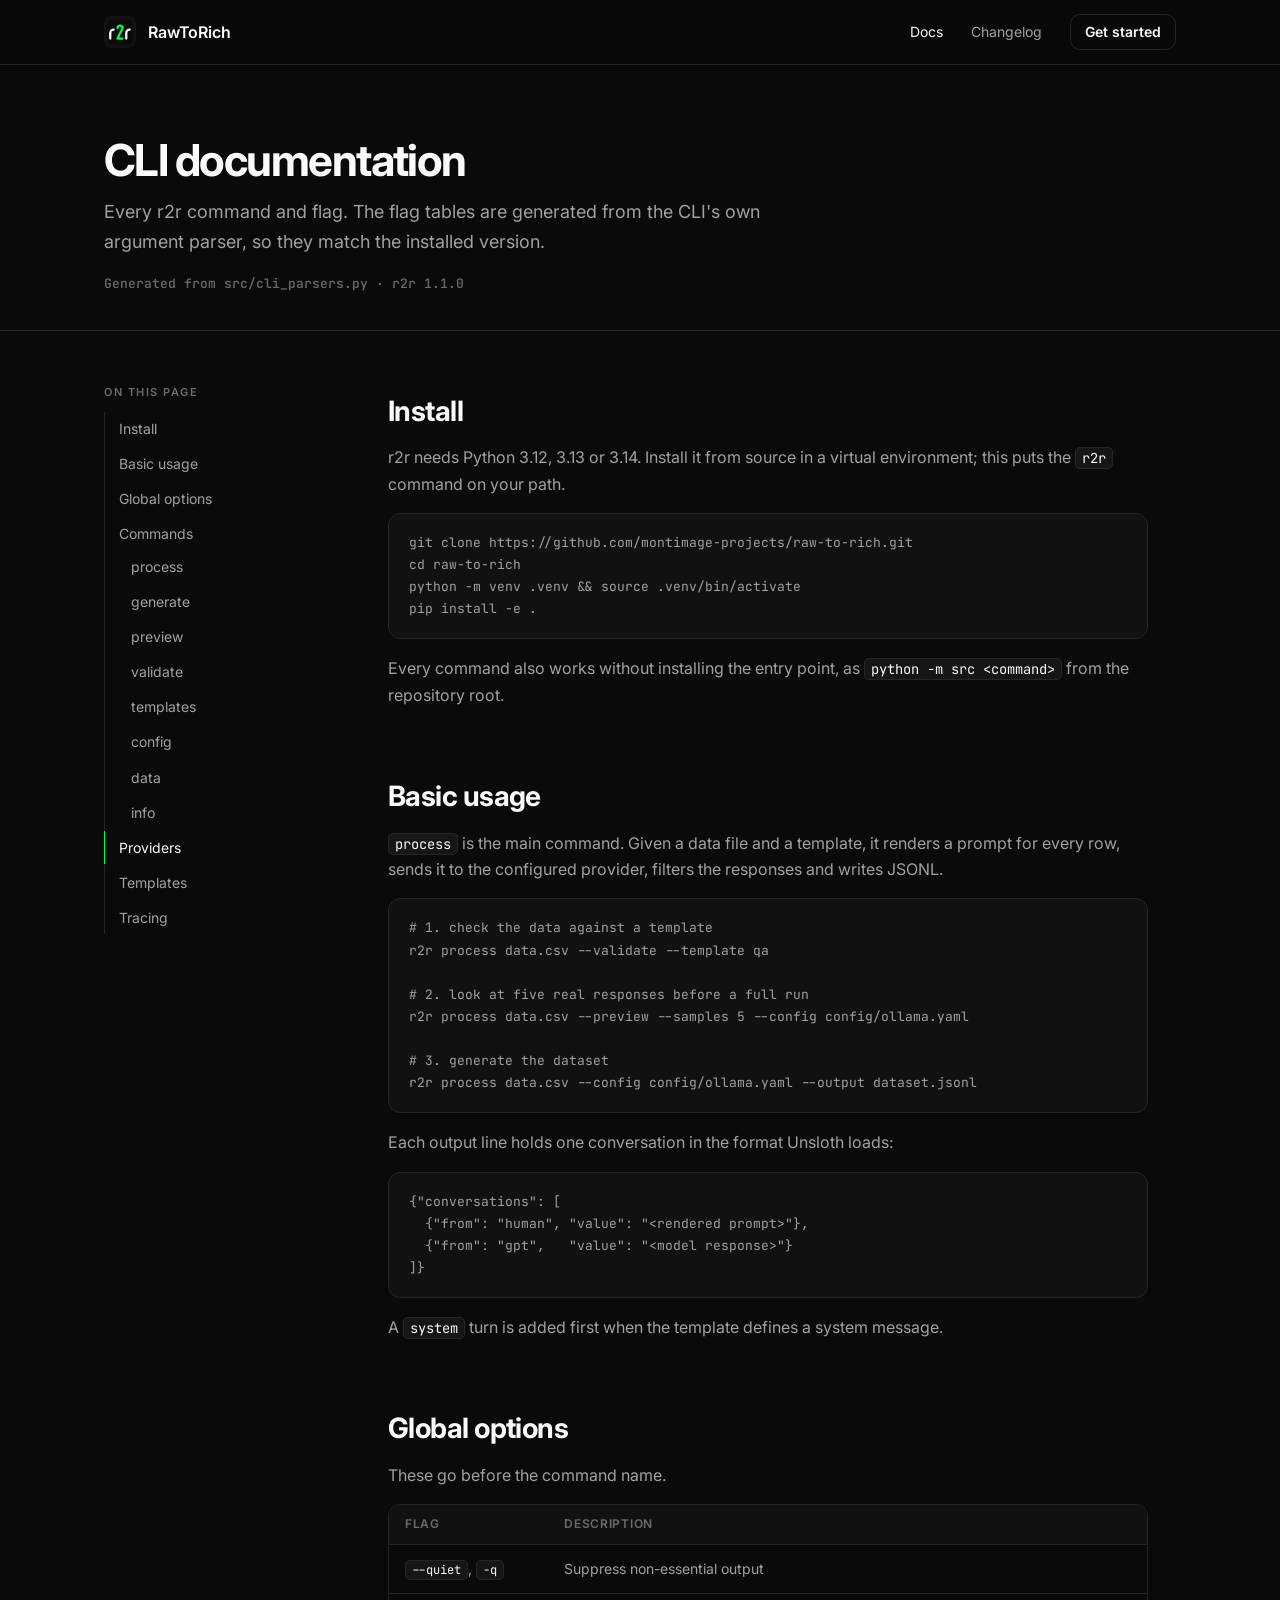
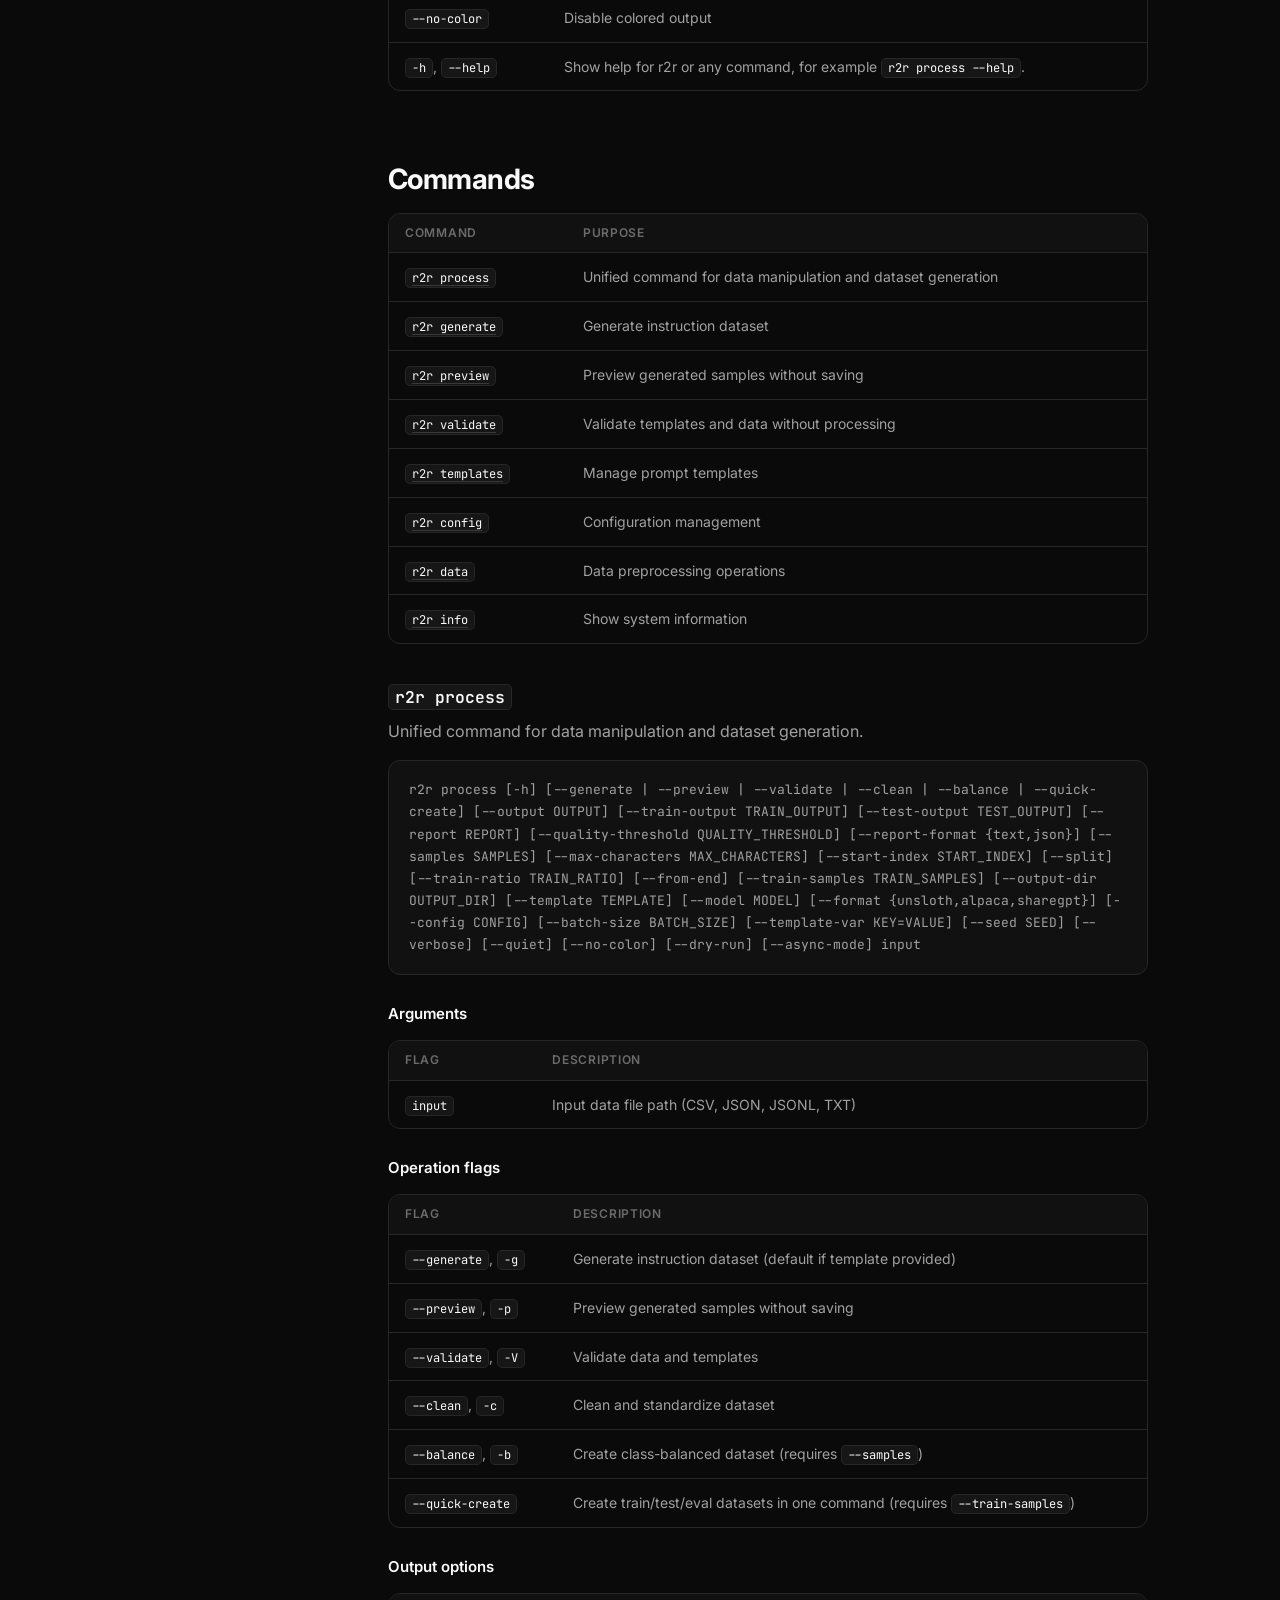
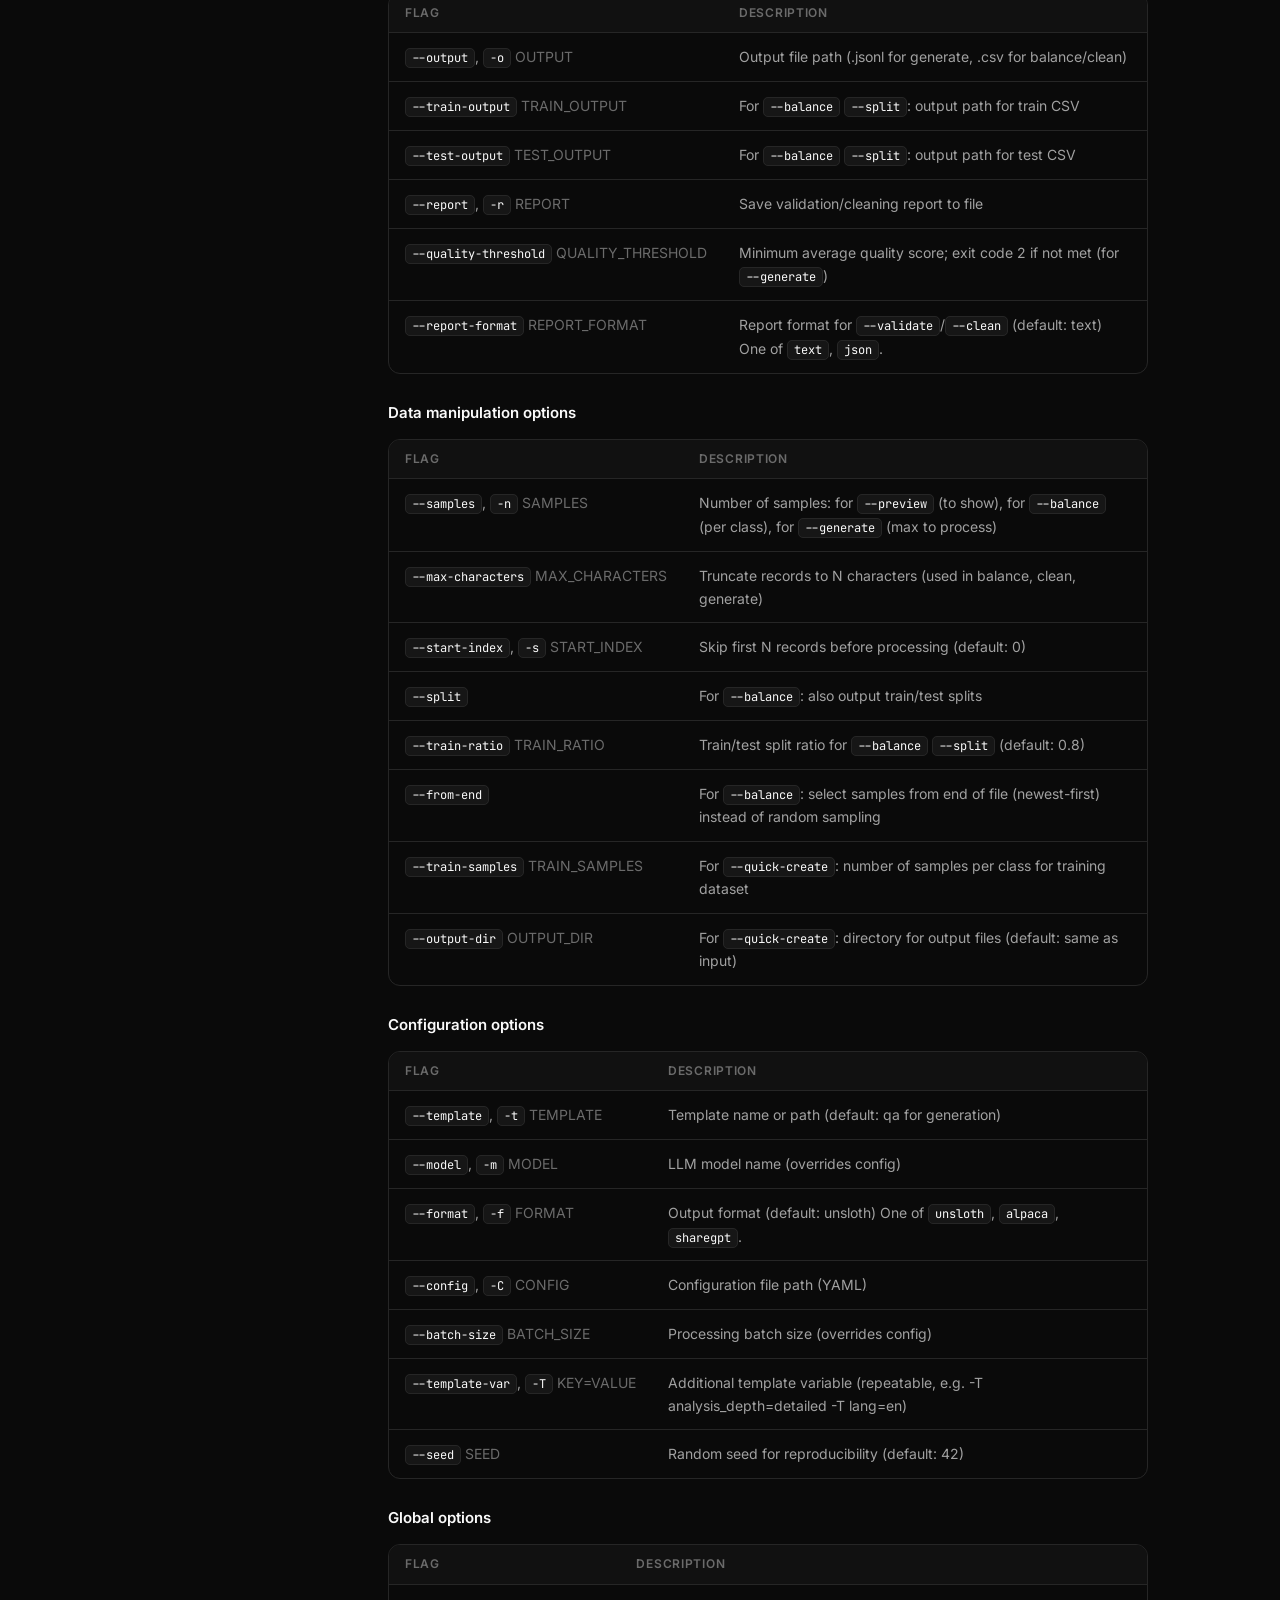
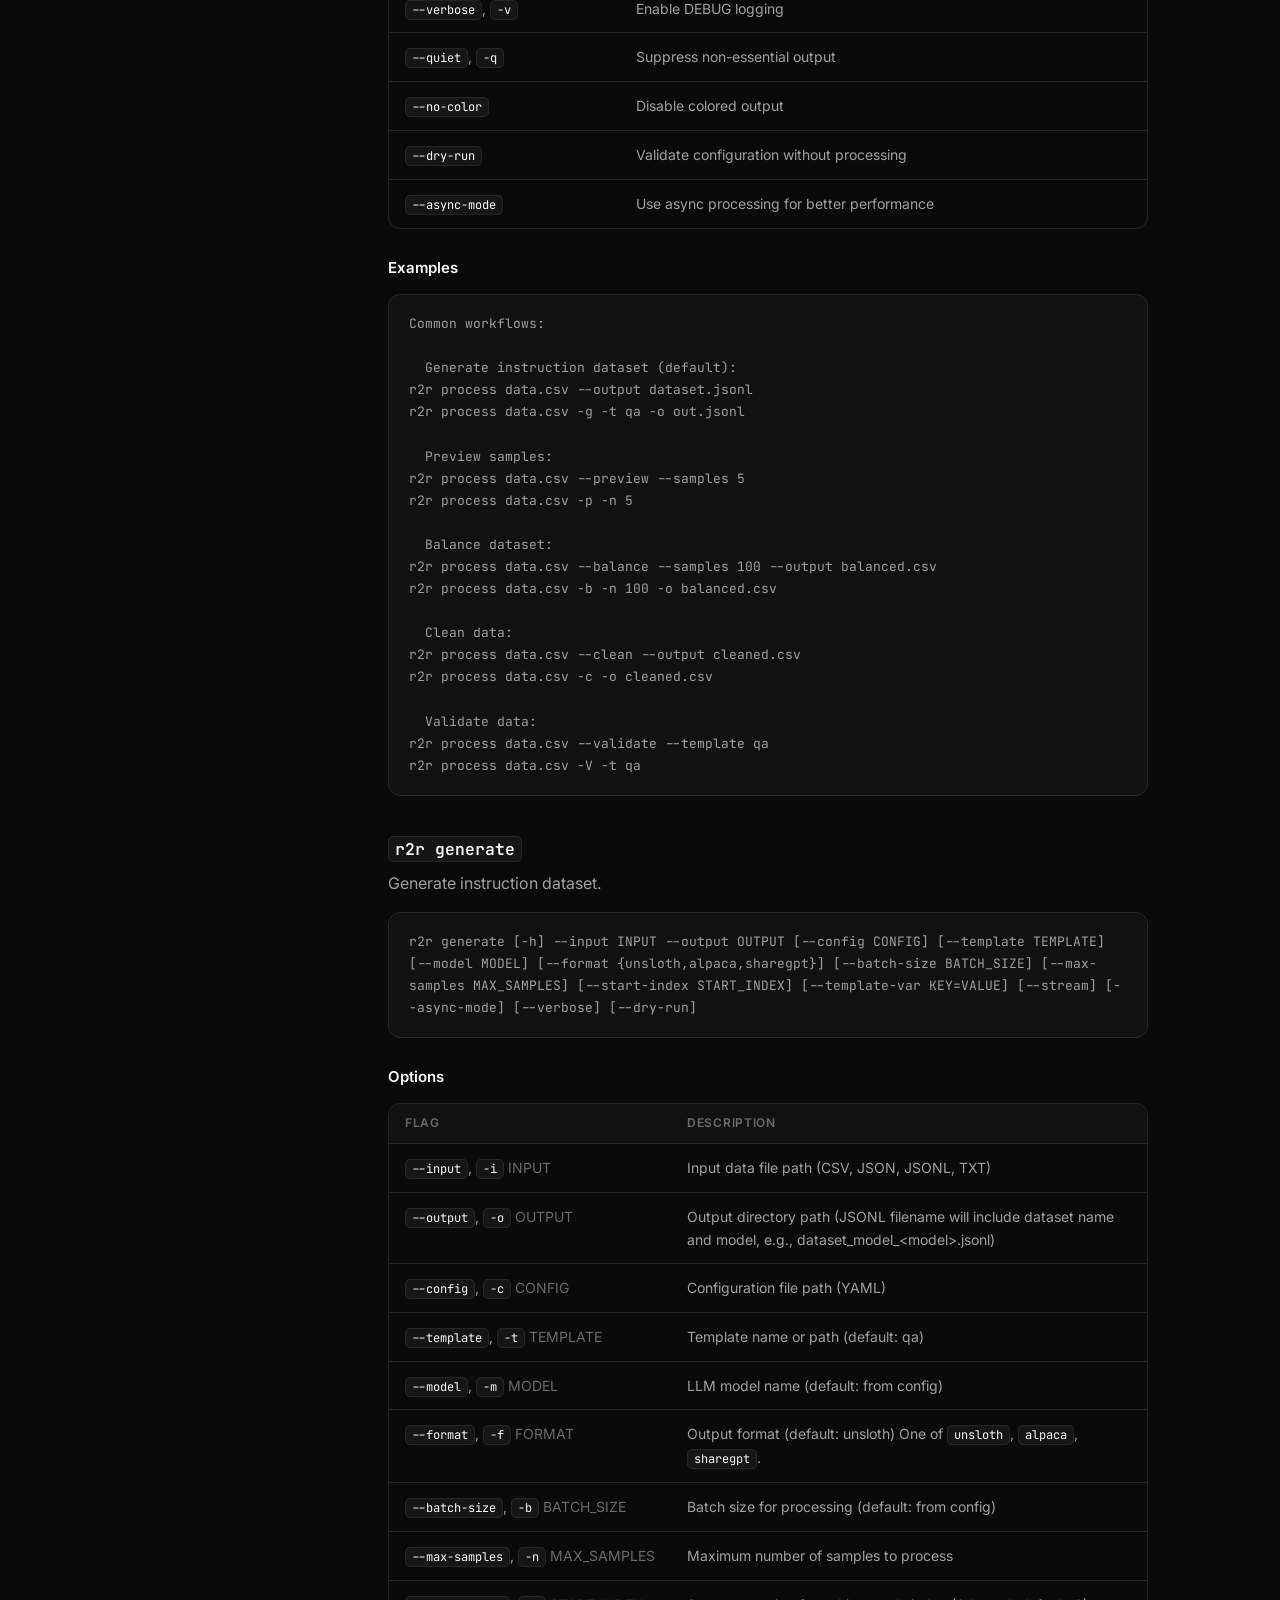
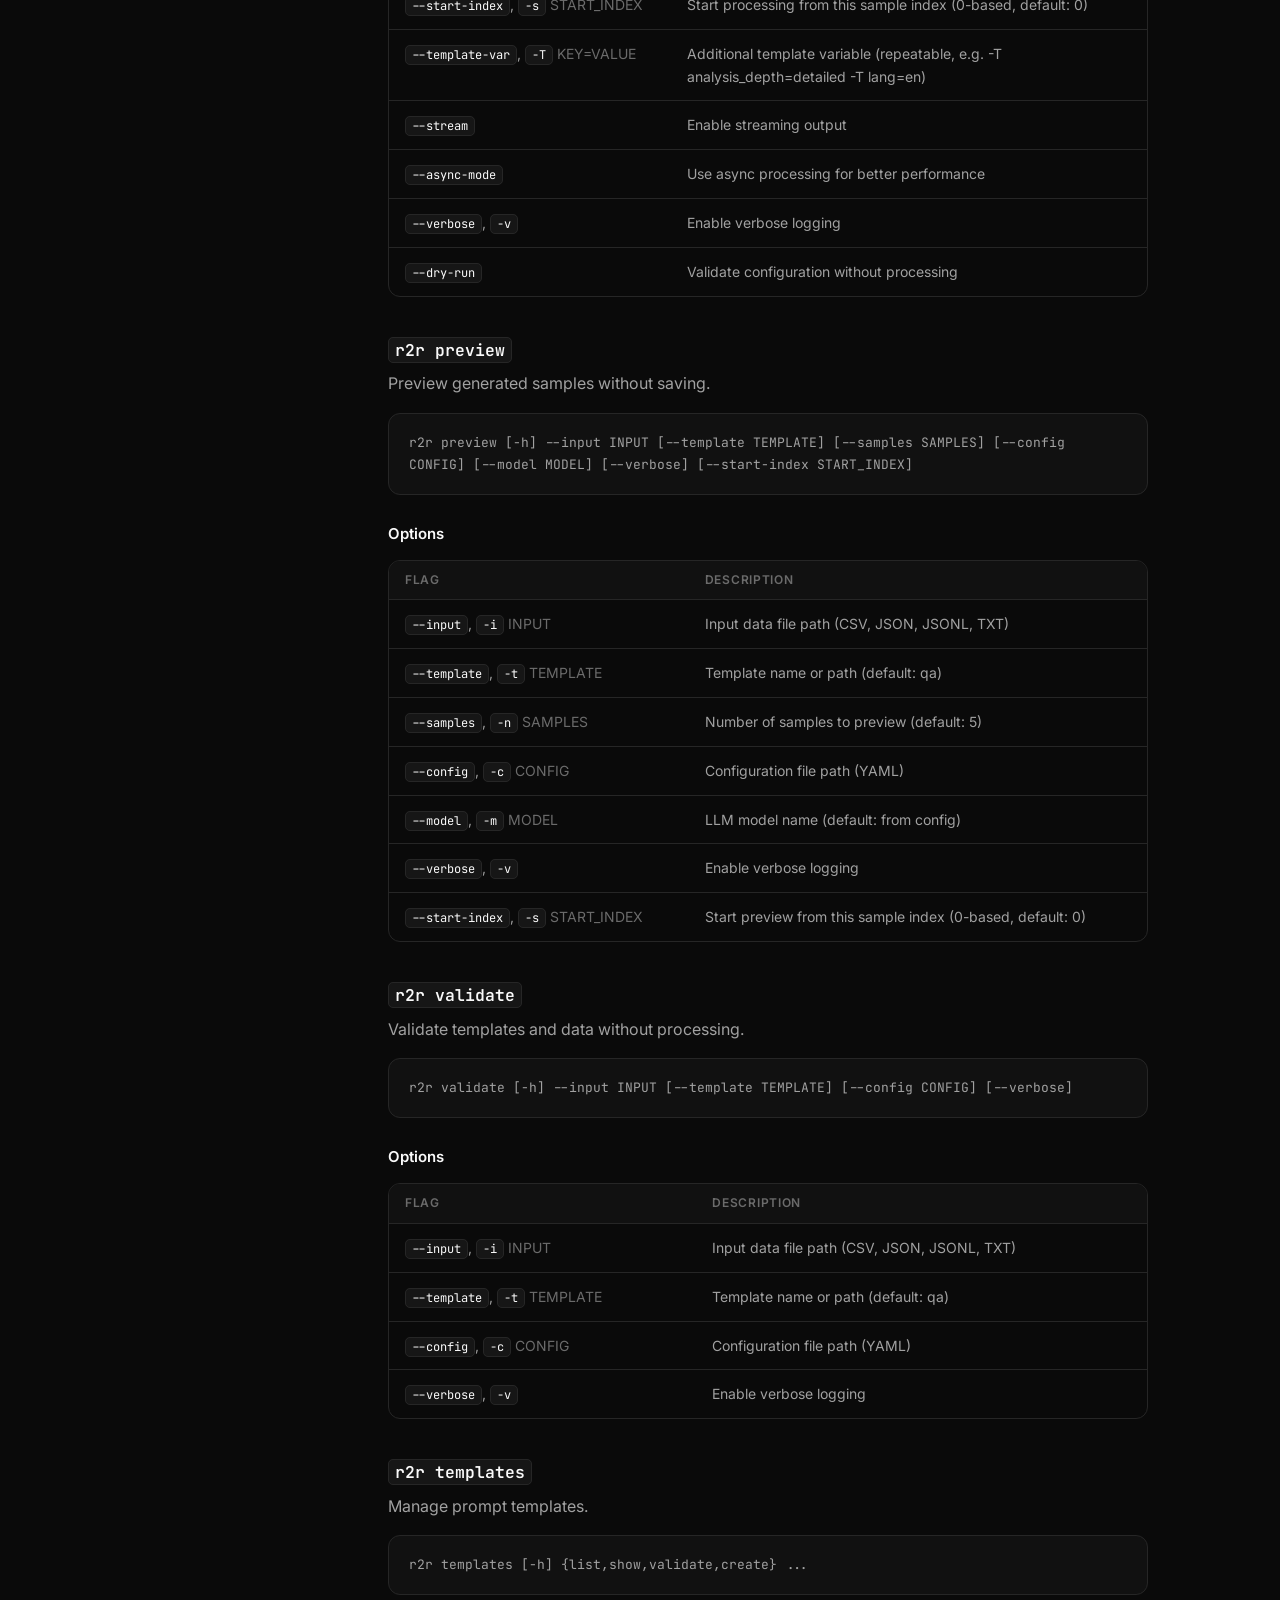
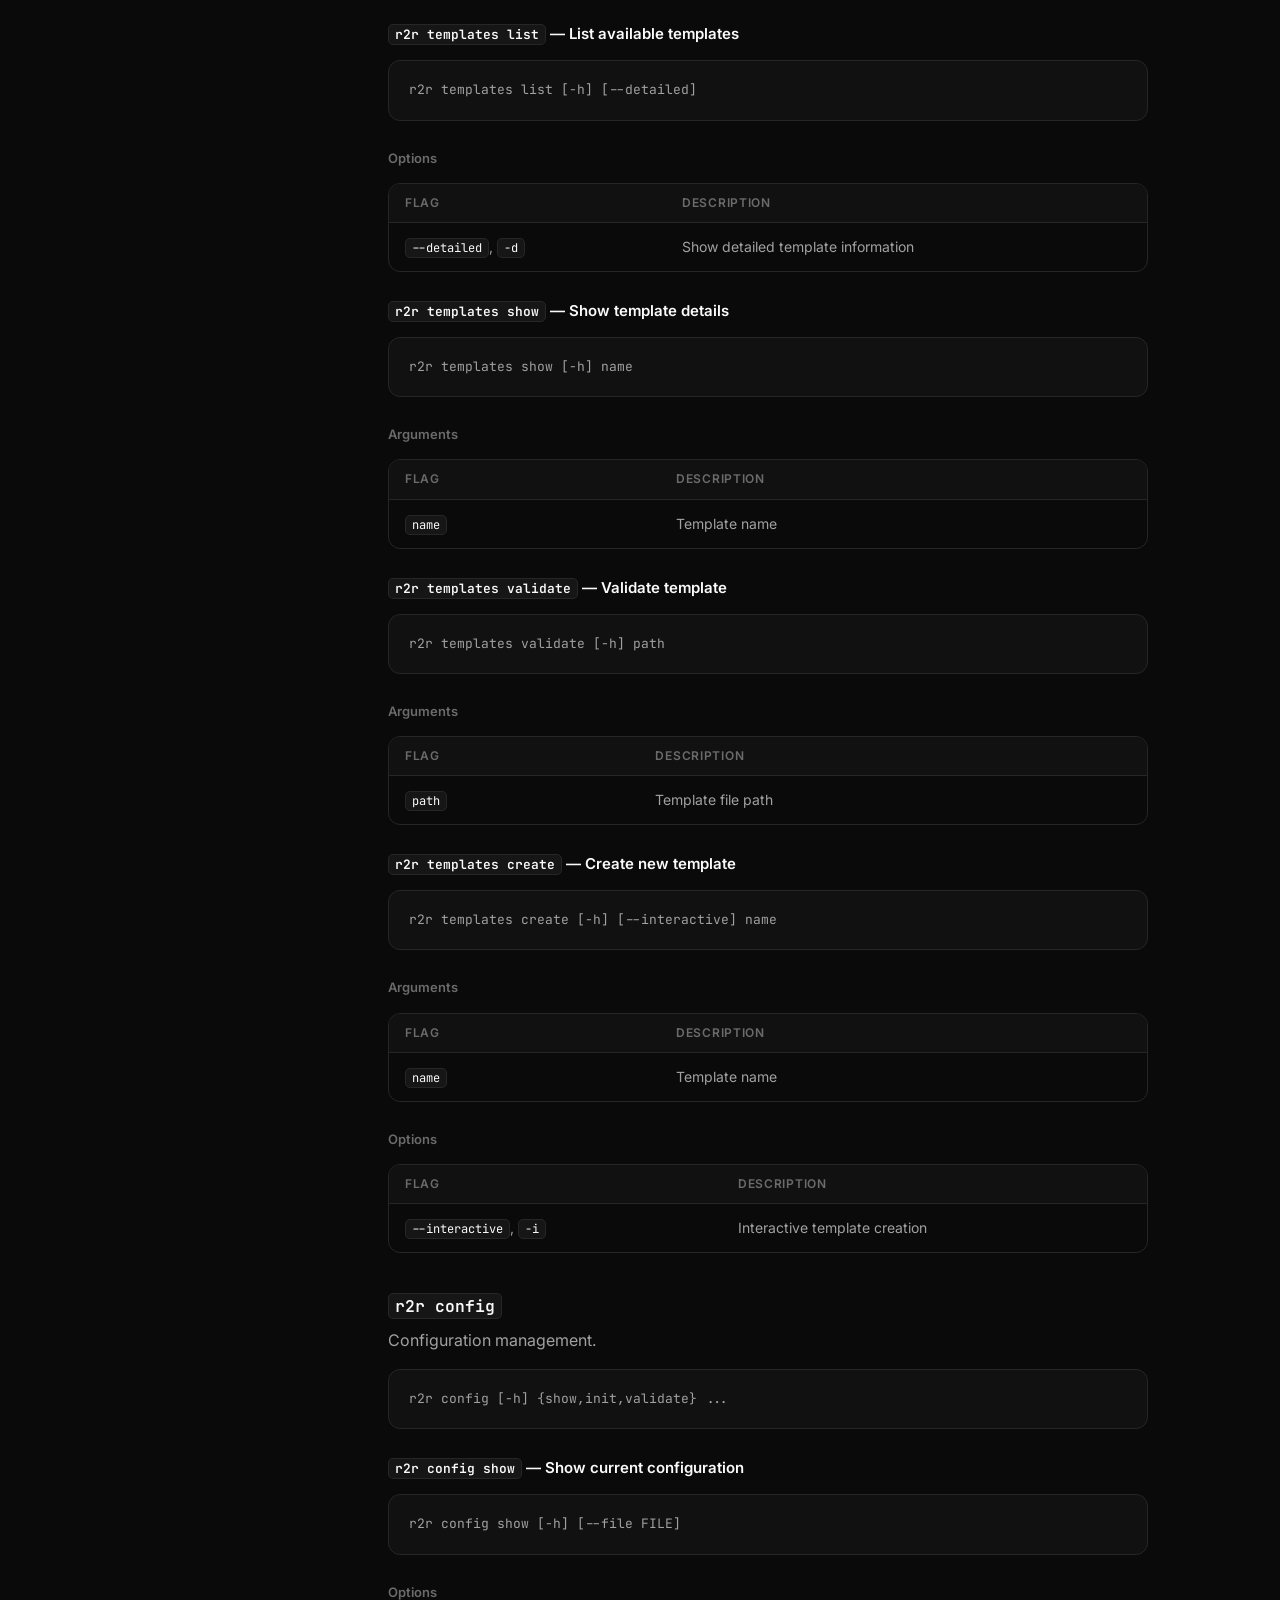
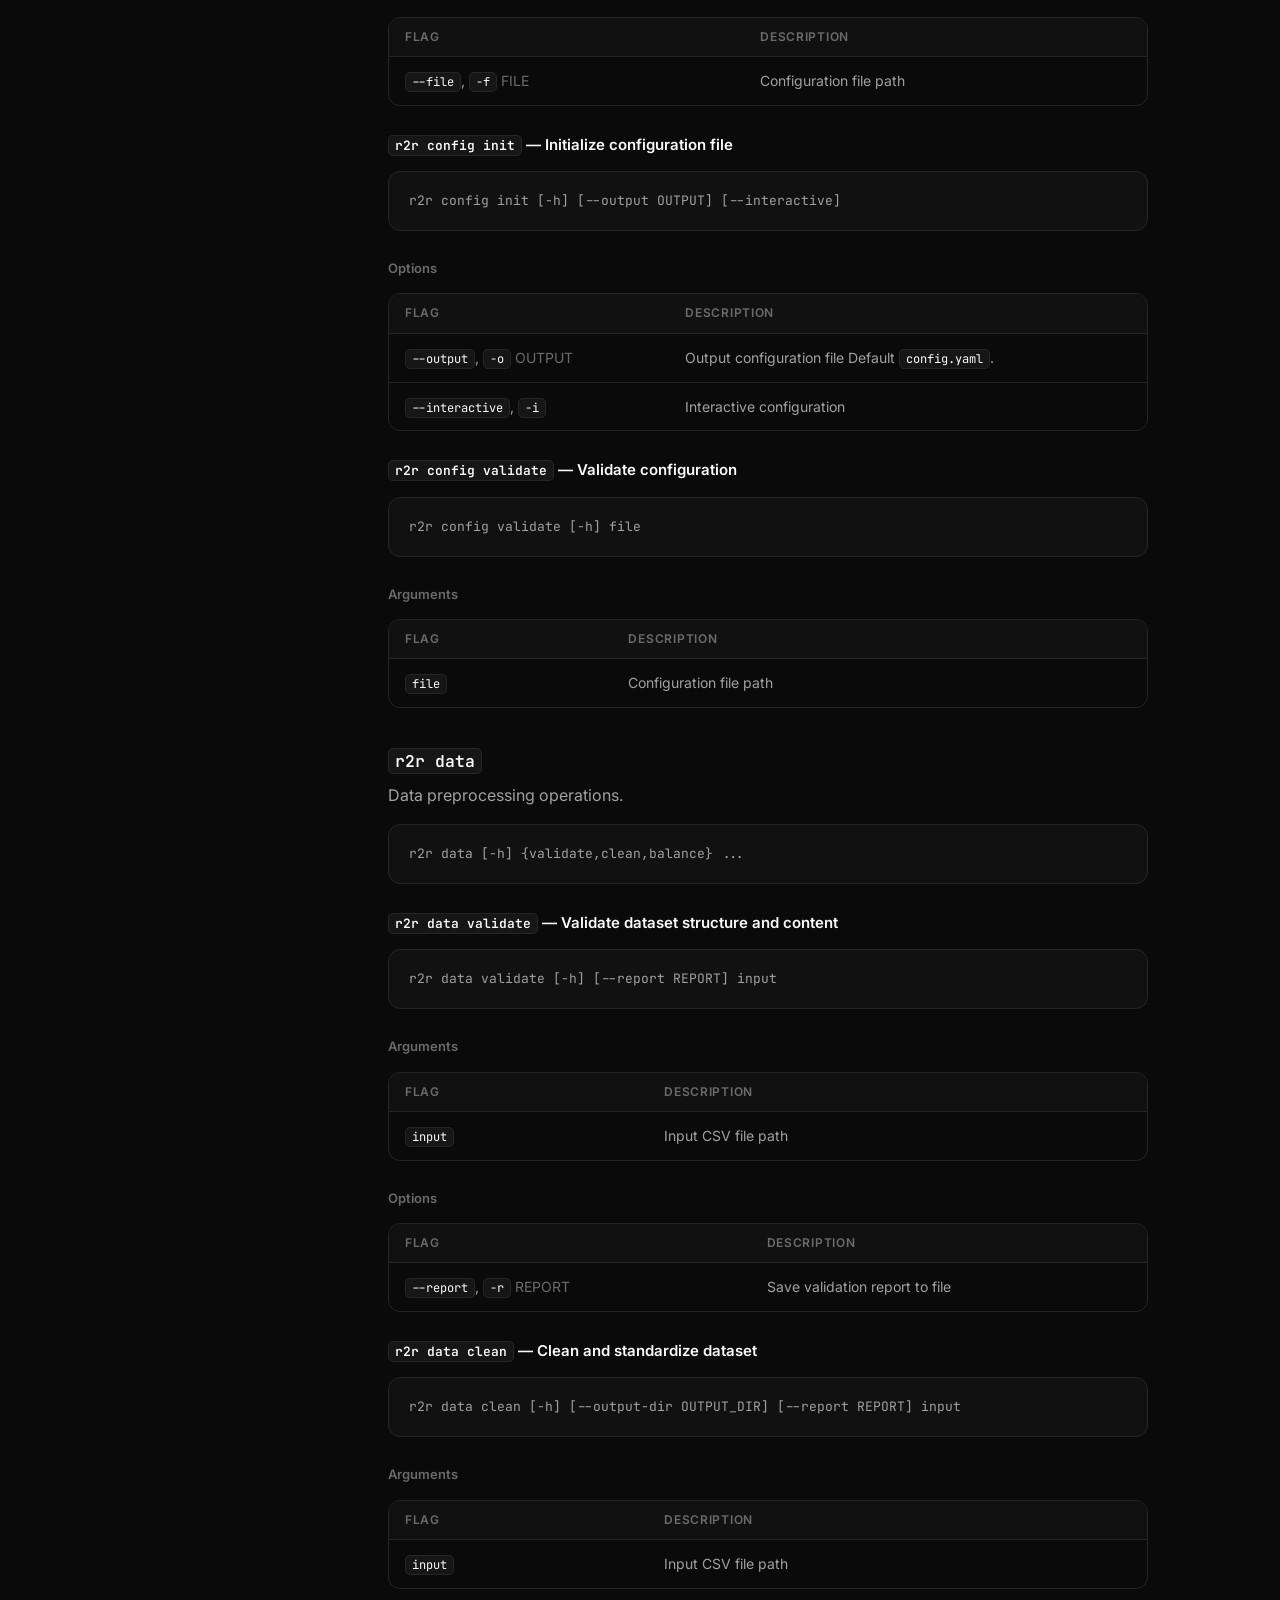
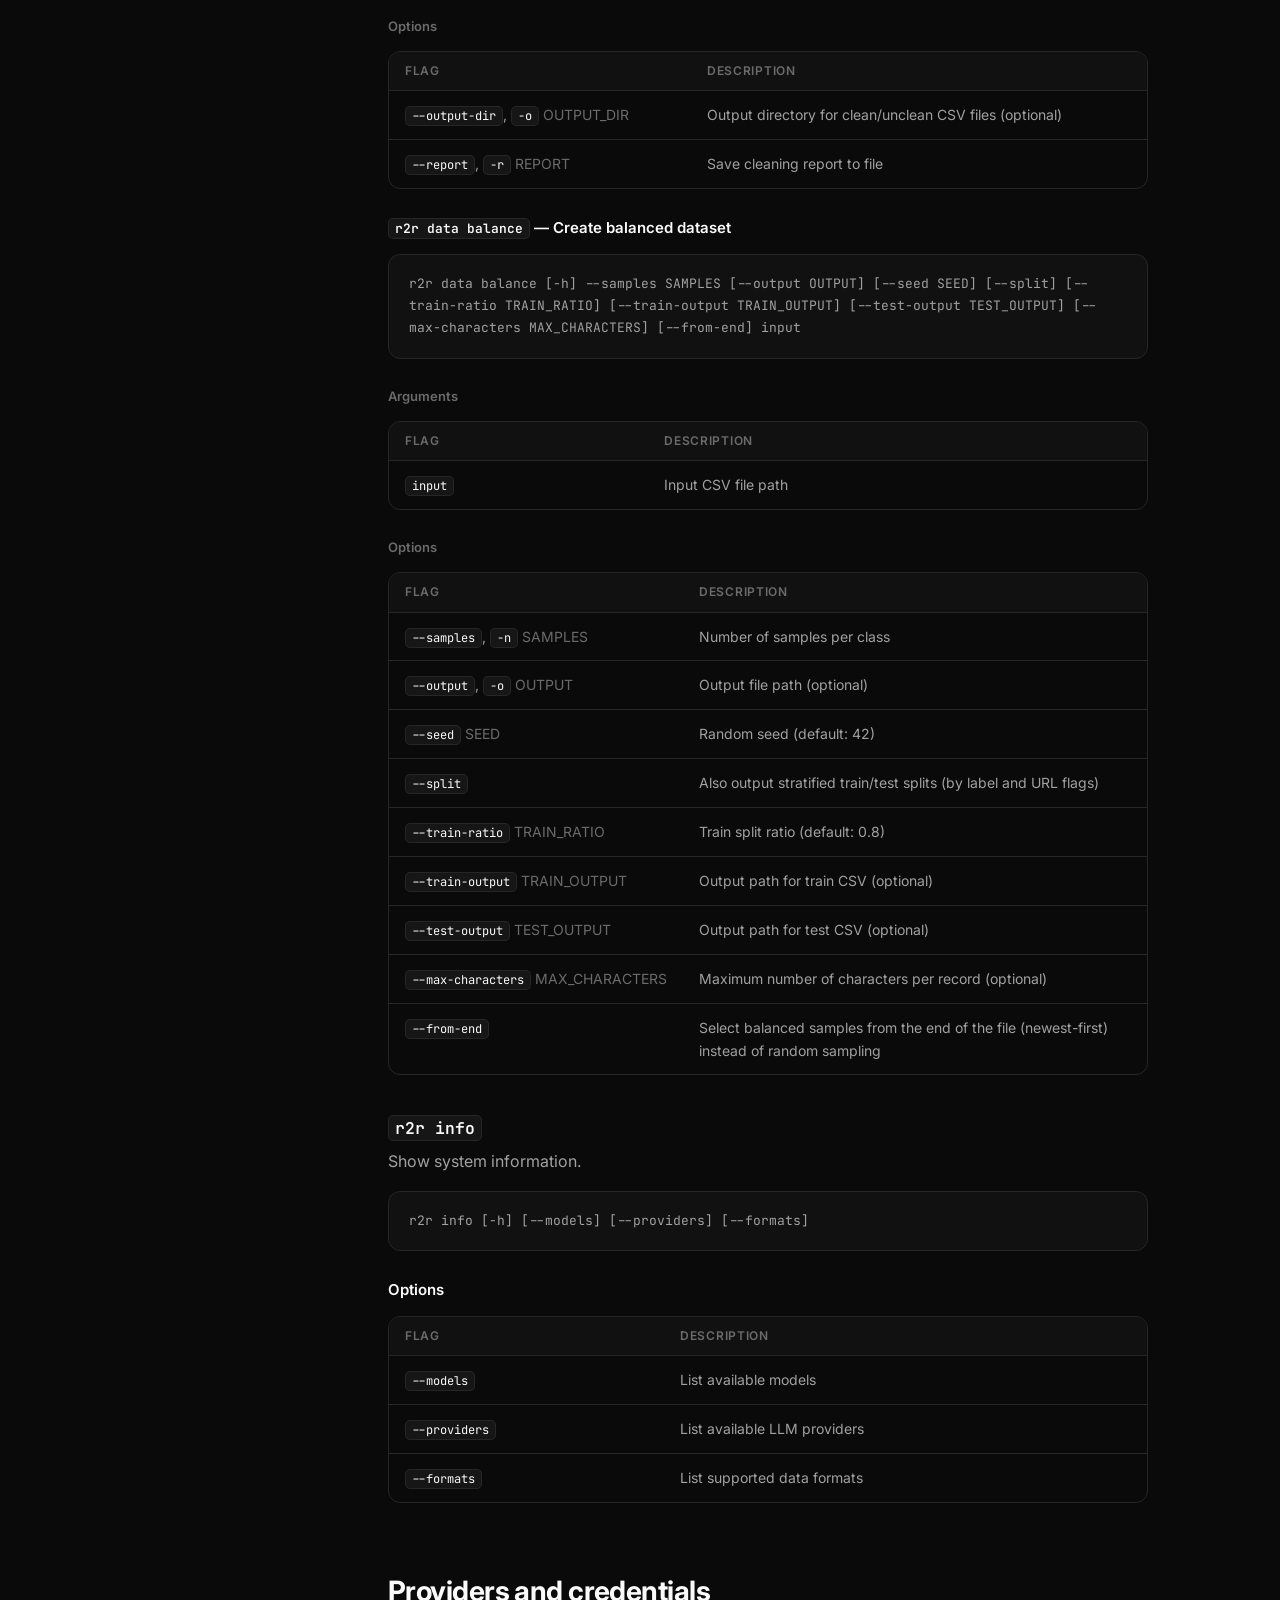
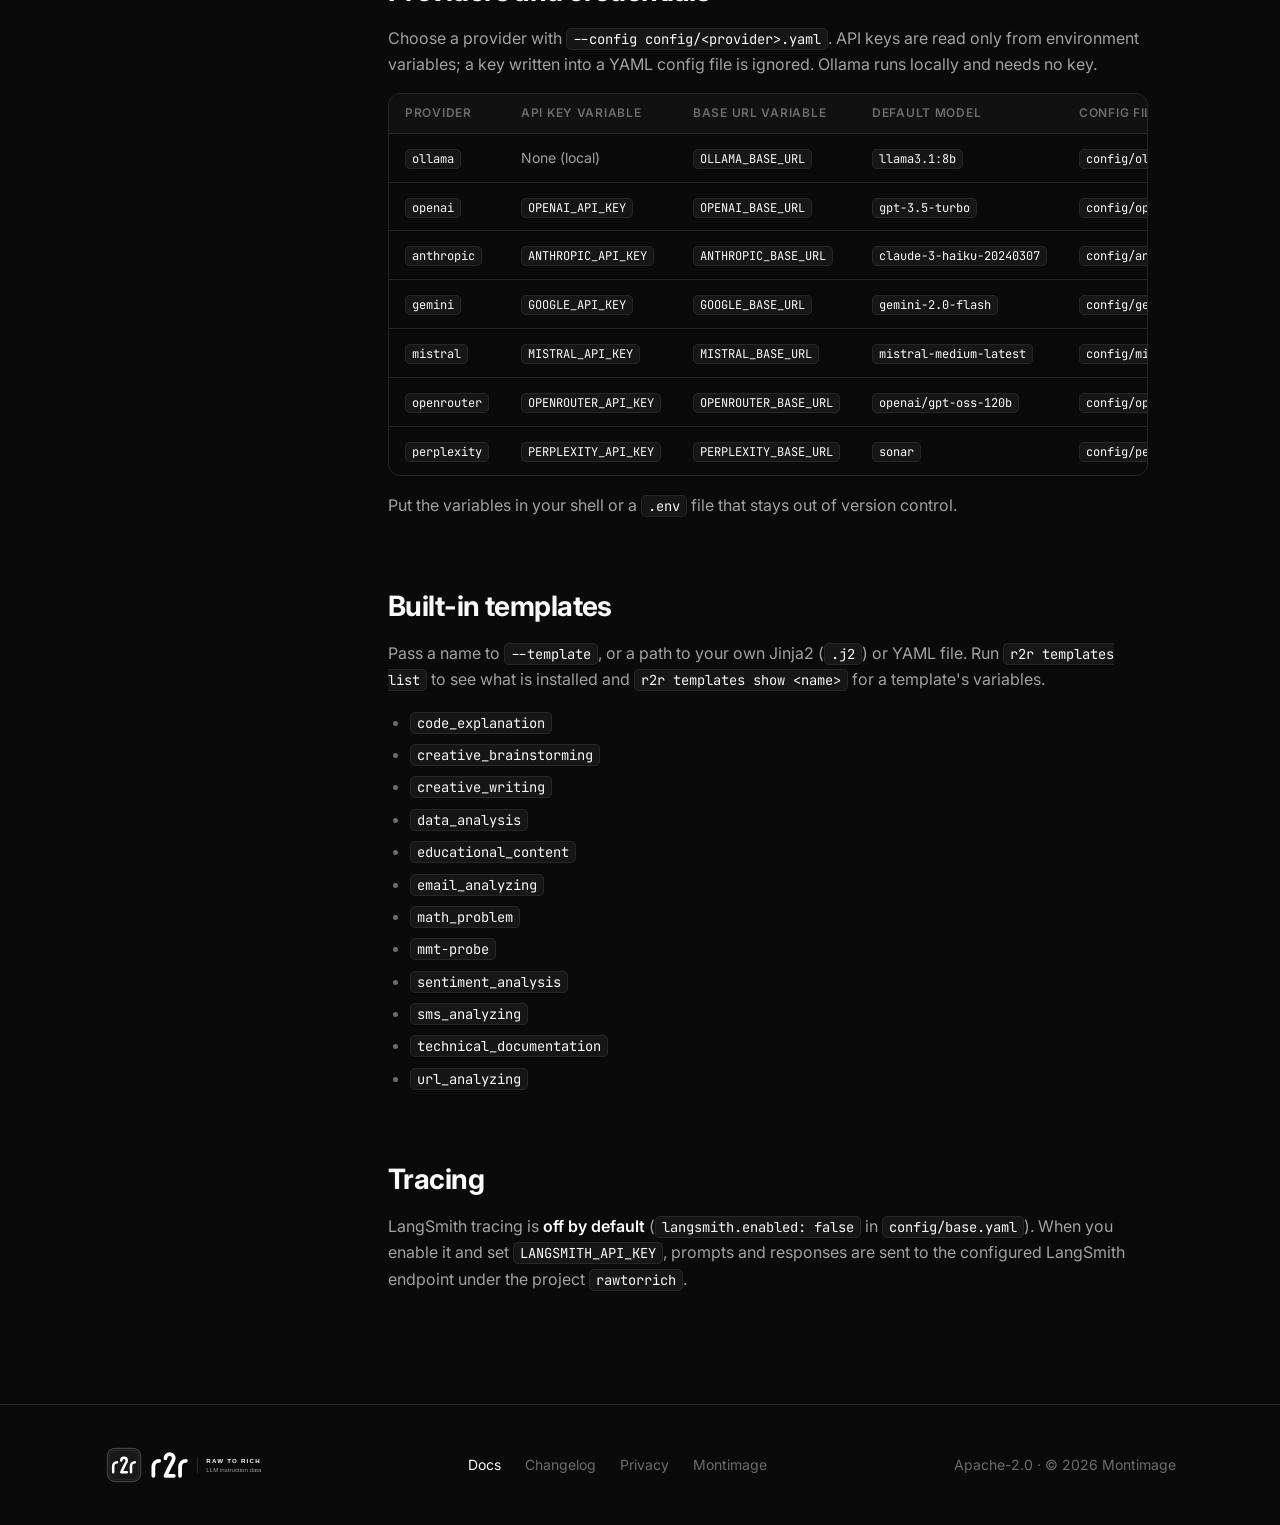
<file: docs.html>
<!doctype html>
<html lang="en">
<head>
<meta charset="utf-8">
<meta name="viewport" content="width=device-width, initial-scale=1">
<title>r2r CLI documentation</title>
<meta name="description" content="Command reference for the r2r CLI: process, generate, preview, validate, templates, config, data and info, with every flag.">
<meta name="theme-color" content="#0A0A0A">
<link rel="icon" href="assets/favicon.svg" type="image/svg+xml">
<link rel="preconnect" href="https://fonts.googleapis.com">
<link rel="preconnect" href="https://fonts.gstatic.com" crossorigin>
<link href="https://fonts.googleapis.com/css2?family=Inter:wght@400;500;600;700&family=JetBrains+Mono:wght@400;500&display=swap" rel="stylesheet">
<link rel="stylesheet" href="assets/site.css">
</head>
<body>

<nav aria-label="Primary">
  <div class="wrap">
    <a class="brand" href="index.html" aria-label="r2r home">
      <img src="assets/logo-mark.svg" alt="">
      <span>RawToRich</span>
    </a>
    <div class="links">
      <a href="docs.html" aria-current="page">Docs</a><a href="changelog.html">Changelog</a>
      <a class="btn btn-ghost btn-sm" href="index.html#quickstart">Get started</a>
    </div>
  </div>
</nav>

<main>
<header class="doc-hero">
  <div class="wrap">
    <h1>CLI documentation</h1>
    <p>Every r2r command and flag. The flag tables are generated from the CLI's own argument parser, so they match the installed version.</p>
    <div class="meta">Generated from src/cli_parsers.py · r2r 1.1.0</div>
  </div>
</header>
<div class="wrap doc">
  <aside class="toc" aria-label="On this page"><b>On this page</b><ol><li><a href="#install">Install</a></li><li><a href="#usage">Basic usage</a></li><li><a href="#global">Global options</a></li><li><a href="#commands">Commands</a><ol><li><a href="#cmd-process">process</a></li><li><a href="#cmd-generate">generate</a></li><li><a href="#cmd-preview">preview</a></li><li><a href="#cmd-validate">validate</a></li><li><a href="#cmd-templates">templates</a></li><li><a href="#cmd-config">config</a></li><li><a href="#cmd-data">data</a></li><li><a href="#cmd-info">info</a></li></ol></li><li><a href="#providers">Providers</a></li><li><a href="#templates">Templates</a></li><li><a href="#tracing">Tracing</a></li></ol></aside>
  <article class="prose">
<h2 id="install">Install</h2>
<p>r2r needs Python 3.12, 3.13 or 3.14. Install it from source in a virtual environment; this puts the <code>r2r</code> command on your path.</p>
<pre><code>git clone https://github.com/montimage-projects/raw-to-rich.git
cd raw-to-rich
python -m venv .venv &amp;&amp; source .venv/bin/activate
pip install -e .</code></pre>
<p>Every command also works without installing the entry point, as <code>python -m src &lt;command&gt;</code> from the repository root.</p>
<h2 id="usage">Basic usage</h2>
<p><code>process</code> is the main command. Given a data file and a template, it renders a prompt for every row, sends it to the configured provider, filters the responses and writes JSONL.</p>
<pre><code># 1. check the data against a template
r2r process data.csv --validate --template qa

# 2. look at five real responses before a full run
r2r process data.csv --preview --samples 5 --config config/ollama.yaml

# 3. generate the dataset
r2r process data.csv --config config/ollama.yaml --output dataset.jsonl</code></pre>
<p>Each output line holds one conversation in the format Unsloth loads:</p>
<pre><code>{"conversations": [
  {"from": "human", "value": "&lt;rendered prompt&gt;"},
  {"from": "gpt",   "value": "&lt;model response&gt;"}
]}</code></pre>
<p>A <code>system</code> turn is added first when the template defines a system message.</p>
<h2 id="global">Global options</h2><p>These go before the command name.</p><div class="tbl"><table><thead><tr><th>Flag</th><th>Description</th></tr></thead><tbody><tr><td><code>--quiet</code>, <code>-q</code></td><td>Suppress non-essential output</td></tr><tr><td><code>--no-color</code></td><td>Disable colored output</td></tr><tr><td><code>-h</code>, <code>--help</code></td><td>Show help for r2r or any command, for example <code>r2r process --help</code>.</td></tr></tbody></table></div>
<h2 id="commands">Commands</h2><div class="tbl"><table><thead><tr><th>Command</th><th>Purpose</th></tr></thead><tbody><tr><td><a href="#cmd-process"><code>r2r process</code></a></td><td>Unified command for data manipulation and dataset generation</td></tr><tr><td><a href="#cmd-generate"><code>r2r generate</code></a></td><td>Generate instruction dataset</td></tr><tr><td><a href="#cmd-preview"><code>r2r preview</code></a></td><td>Preview generated samples without saving</td></tr><tr><td><a href="#cmd-validate"><code>r2r validate</code></a></td><td>Validate templates and data without processing</td></tr><tr><td><a href="#cmd-templates"><code>r2r templates</code></a></td><td>Manage prompt templates</td></tr><tr><td><a href="#cmd-config"><code>r2r config</code></a></td><td>Configuration management</td></tr><tr><td><a href="#cmd-data"><code>r2r data</code></a></td><td>Data preprocessing operations</td></tr><tr><td><a href="#cmd-info"><code>r2r info</code></a></td><td>Show system information</td></tr></tbody></table></div>
<h3 id="cmd-process"><code>r2r process</code></h3><p class="cmd-sub">Unified command for data manipulation and dataset generation.</p><pre class="usage"><code>r2r process [-h] [--generate | --preview | --validate | --clean | --balance | --quick-create] [--output OUTPUT] [--train-output TRAIN_OUTPUT] [--test-output TEST_OUTPUT] [--report REPORT] [--quality-threshold QUALITY_THRESHOLD] [--report-format {text,json}] [--samples SAMPLES] [--max-characters MAX_CHARACTERS] [--start-index START_INDEX] [--split] [--train-ratio TRAIN_RATIO] [--from-end] [--train-samples TRAIN_SAMPLES] [--output-dir OUTPUT_DIR] [--template TEMPLATE] [--model MODEL] [--format {unsloth,alpaca,sharegpt}] [--config CONFIG] [--batch-size BATCH_SIZE] [--template-var KEY=VALUE] [--seed SEED] [--verbose] [--quiet] [--no-color] [--dry-run] [--async-mode] input</code></pre><h4>Arguments</h4><div class="tbl"><table><thead><tr><th>Flag</th><th>Description</th></tr></thead><tbody><tr><td><code>input</code></td><td>Input data file path (CSV, JSON, JSONL, TXT)</td></tr></tbody></table></div><h4>Operation flags</h4><div class="tbl"><table><thead><tr><th>Flag</th><th>Description</th></tr></thead><tbody><tr><td><code>--generate</code>, <code>-g</code></td><td>Generate instruction dataset (default if template provided)</td></tr><tr><td><code>--preview</code>, <code>-p</code></td><td>Preview generated samples without saving</td></tr><tr><td><code>--validate</code>, <code>-V</code></td><td>Validate data and templates</td></tr><tr><td><code>--clean</code>, <code>-c</code></td><td>Clean and standardize dataset</td></tr><tr><td><code>--balance</code>, <code>-b</code></td><td>Create class-balanced dataset (requires <code>--samples</code>)</td></tr><tr><td><code>--quick-create</code></td><td>Create train/test/eval datasets in one command (requires <code>--train-samples</code>)</td></tr></tbody></table></div><h4>Output options</h4><div class="tbl"><table><thead><tr><th>Flag</th><th>Description</th></tr></thead><tbody><tr><td><code>--output</code>, <code>-o</code> <span style="color:var(--dim)">OUTPUT</span></td><td>Output file path (.jsonl for generate, .csv for balance/clean)</td></tr><tr><td><code>--train-output</code> <span style="color:var(--dim)">TRAIN_OUTPUT</span></td><td>For <code>--balance</code> <code>--split</code>: output path for train CSV</td></tr><tr><td><code>--test-output</code> <span style="color:var(--dim)">TEST_OUTPUT</span></td><td>For <code>--balance</code> <code>--split</code>: output path for test CSV</td></tr><tr><td><code>--report</code>, <code>-r</code> <span style="color:var(--dim)">REPORT</span></td><td>Save validation/cleaning report to file</td></tr><tr><td><code>--quality-threshold</code> <span style="color:var(--dim)">QUALITY_THRESHOLD</span></td><td>Minimum average quality score; exit code 2 if not met (for <code>--generate</code>)</td></tr><tr><td><code>--report-format</code> <span style="color:var(--dim)">REPORT_FORMAT</span></td><td>Report format for <code>--validate</code>/<code>--clean</code> (default: text) One of <code>text</code>, <code>json</code>.</td></tr></tbody></table></div><h4>Data manipulation options</h4><div class="tbl"><table><thead><tr><th>Flag</th><th>Description</th></tr></thead><tbody><tr><td><code>--samples</code>, <code>-n</code> <span style="color:var(--dim)">SAMPLES</span></td><td>Number of samples: for <code>--preview</code> (to show), for <code>--balance</code> (per class), for <code>--generate</code> (max to process)</td></tr><tr><td><code>--max-characters</code> <span style="color:var(--dim)">MAX_CHARACTERS</span></td><td>Truncate records to N characters (used in balance, clean, generate)</td></tr><tr><td><code>--start-index</code>, <code>-s</code> <span style="color:var(--dim)">START_INDEX</span></td><td>Skip first N records before processing (default: 0)</td></tr><tr><td><code>--split</code></td><td>For <code>--balance</code>: also output train/test splits</td></tr><tr><td><code>--train-ratio</code> <span style="color:var(--dim)">TRAIN_RATIO</span></td><td>Train/test split ratio for <code>--balance</code> <code>--split</code> (default: 0.8)</td></tr><tr><td><code>--from-end</code></td><td>For <code>--balance</code>: select samples from end of file (newest-first) instead of random sampling</td></tr><tr><td><code>--train-samples</code> <span style="color:var(--dim)">TRAIN_SAMPLES</span></td><td>For <code>--quick-create</code>: number of samples per class for training dataset</td></tr><tr><td><code>--output-dir</code> <span style="color:var(--dim)">OUTPUT_DIR</span></td><td>For <code>--quick-create</code>: directory for output files (default: same as input)</td></tr></tbody></table></div><h4>Configuration options</h4><div class="tbl"><table><thead><tr><th>Flag</th><th>Description</th></tr></thead><tbody><tr><td><code>--template</code>, <code>-t</code> <span style="color:var(--dim)">TEMPLATE</span></td><td>Template name or path (default: qa for generation)</td></tr><tr><td><code>--model</code>, <code>-m</code> <span style="color:var(--dim)">MODEL</span></td><td>LLM model name (overrides config)</td></tr><tr><td><code>--format</code>, <code>-f</code> <span style="color:var(--dim)">FORMAT</span></td><td>Output format (default: unsloth) One of <code>unsloth</code>, <code>alpaca</code>, <code>sharegpt</code>.</td></tr><tr><td><code>--config</code>, <code>-C</code> <span style="color:var(--dim)">CONFIG</span></td><td>Configuration file path (YAML)</td></tr><tr><td><code>--batch-size</code> <span style="color:var(--dim)">BATCH_SIZE</span></td><td>Processing batch size (overrides config)</td></tr><tr><td><code>--template-var</code>, <code>-T</code> <span style="color:var(--dim)">KEY=VALUE</span></td><td>Additional template variable (repeatable, e.g. -T analysis_depth=detailed -T lang=en)</td></tr><tr><td><code>--seed</code> <span style="color:var(--dim)">SEED</span></td><td>Random seed for reproducibility (default: 42)</td></tr></tbody></table></div><h4>Global options</h4><div class="tbl"><table><thead><tr><th>Flag</th><th>Description</th></tr></thead><tbody><tr><td><code>--verbose</code>, <code>-v</code></td><td>Enable DEBUG logging</td></tr><tr><td><code>--quiet</code>, <code>-q</code></td><td>Suppress non-essential output</td></tr><tr><td><code>--no-color</code></td><td>Disable colored output</td></tr><tr><td><code>--dry-run</code></td><td>Validate configuration without processing</td></tr><tr><td><code>--async-mode</code></td><td>Use async processing for better performance</td></tr></tbody></table></div><h4>Examples</h4><pre><code>Common workflows:

  Generate instruction dataset (default):
r2r process data.csv --output dataset.jsonl
r2r process data.csv -g -t qa -o out.jsonl

  Preview samples:
r2r process data.csv --preview --samples 5
r2r process data.csv -p -n 5

  Balance dataset:
r2r process data.csv --balance --samples 100 --output balanced.csv
r2r process data.csv -b -n 100 -o balanced.csv

  Clean data:
r2r process data.csv --clean --output cleaned.csv
r2r process data.csv -c -o cleaned.csv

  Validate data:
r2r process data.csv --validate --template qa
r2r process data.csv -V -t qa</code></pre>
<h3 id="cmd-generate"><code>r2r generate</code></h3><p class="cmd-sub">Generate instruction dataset.</p><pre class="usage"><code>r2r generate [-h] --input INPUT --output OUTPUT [--config CONFIG] [--template TEMPLATE] [--model MODEL] [--format {unsloth,alpaca,sharegpt}] [--batch-size BATCH_SIZE] [--max-samples MAX_SAMPLES] [--start-index START_INDEX] [--template-var KEY=VALUE] [--stream] [--async-mode] [--verbose] [--dry-run]</code></pre><h4>Options</h4><div class="tbl"><table><thead><tr><th>Flag</th><th>Description</th></tr></thead><tbody><tr><td><code>--input</code>, <code>-i</code> <span style="color:var(--dim)">INPUT</span></td><td>Input data file path (CSV, JSON, JSONL, TXT)</td></tr><tr><td><code>--output</code>, <code>-o</code> <span style="color:var(--dim)">OUTPUT</span></td><td>Output directory path (JSONL filename will include dataset name and model, e.g., dataset_model_&lt;model&gt;.jsonl)</td></tr><tr><td><code>--config</code>, <code>-c</code> <span style="color:var(--dim)">CONFIG</span></td><td>Configuration file path (YAML)</td></tr><tr><td><code>--template</code>, <code>-t</code> <span style="color:var(--dim)">TEMPLATE</span></td><td>Template name or path (default: qa)</td></tr><tr><td><code>--model</code>, <code>-m</code> <span style="color:var(--dim)">MODEL</span></td><td>LLM model name (default: from config)</td></tr><tr><td><code>--format</code>, <code>-f</code> <span style="color:var(--dim)">FORMAT</span></td><td>Output format (default: unsloth) One of <code>unsloth</code>, <code>alpaca</code>, <code>sharegpt</code>.</td></tr><tr><td><code>--batch-size</code>, <code>-b</code> <span style="color:var(--dim)">BATCH_SIZE</span></td><td>Batch size for processing (default: from config)</td></tr><tr><td><code>--max-samples</code>, <code>-n</code> <span style="color:var(--dim)">MAX_SAMPLES</span></td><td>Maximum number of samples to process</td></tr><tr><td><code>--start-index</code>, <code>-s</code> <span style="color:var(--dim)">START_INDEX</span></td><td>Start processing from this sample index (0-based, default: 0)</td></tr><tr><td><code>--template-var</code>, <code>-T</code> <span style="color:var(--dim)">KEY=VALUE</span></td><td>Additional template variable (repeatable, e.g. -T analysis_depth=detailed -T lang=en)</td></tr><tr><td><code>--stream</code></td><td>Enable streaming output</td></tr><tr><td><code>--async-mode</code></td><td>Use async processing for better performance</td></tr><tr><td><code>--verbose</code>, <code>-v</code></td><td>Enable verbose logging</td></tr><tr><td><code>--dry-run</code></td><td>Validate configuration without processing</td></tr></tbody></table></div>
<h3 id="cmd-preview"><code>r2r preview</code></h3><p class="cmd-sub">Preview generated samples without saving.</p><pre class="usage"><code>r2r preview [-h] --input INPUT [--template TEMPLATE] [--samples SAMPLES] [--config CONFIG] [--model MODEL] [--verbose] [--start-index START_INDEX]</code></pre><h4>Options</h4><div class="tbl"><table><thead><tr><th>Flag</th><th>Description</th></tr></thead><tbody><tr><td><code>--input</code>, <code>-i</code> <span style="color:var(--dim)">INPUT</span></td><td>Input data file path (CSV, JSON, JSONL, TXT)</td></tr><tr><td><code>--template</code>, <code>-t</code> <span style="color:var(--dim)">TEMPLATE</span></td><td>Template name or path (default: qa)</td></tr><tr><td><code>--samples</code>, <code>-n</code> <span style="color:var(--dim)">SAMPLES</span></td><td>Number of samples to preview (default: 5)</td></tr><tr><td><code>--config</code>, <code>-c</code> <span style="color:var(--dim)">CONFIG</span></td><td>Configuration file path (YAML)</td></tr><tr><td><code>--model</code>, <code>-m</code> <span style="color:var(--dim)">MODEL</span></td><td>LLM model name (default: from config)</td></tr><tr><td><code>--verbose</code>, <code>-v</code></td><td>Enable verbose logging</td></tr><tr><td><code>--start-index</code>, <code>-s</code> <span style="color:var(--dim)">START_INDEX</span></td><td>Start preview from this sample index (0-based, default: 0)</td></tr></tbody></table></div>
<h3 id="cmd-validate"><code>r2r validate</code></h3><p class="cmd-sub">Validate templates and data without processing.</p><pre class="usage"><code>r2r validate [-h] --input INPUT [--template TEMPLATE] [--config CONFIG] [--verbose]</code></pre><h4>Options</h4><div class="tbl"><table><thead><tr><th>Flag</th><th>Description</th></tr></thead><tbody><tr><td><code>--input</code>, <code>-i</code> <span style="color:var(--dim)">INPUT</span></td><td>Input data file path (CSV, JSON, JSONL, TXT)</td></tr><tr><td><code>--template</code>, <code>-t</code> <span style="color:var(--dim)">TEMPLATE</span></td><td>Template name or path (default: qa)</td></tr><tr><td><code>--config</code>, <code>-c</code> <span style="color:var(--dim)">CONFIG</span></td><td>Configuration file path (YAML)</td></tr><tr><td><code>--verbose</code>, <code>-v</code></td><td>Enable verbose logging</td></tr></tbody></table></div>
<h3 id="cmd-templates"><code>r2r templates</code></h3><p class="cmd-sub">Manage prompt templates.</p><pre class="usage"><code>r2r templates [-h] {list,show,validate,create} ...</code></pre><h4 id="cmd-templates-list"><code>r2r templates list</code> — List available templates</h4><pre class="usage"><code>r2r templates list [-h] [--detailed]</code></pre><h4 style="font-size:13px;color:var(--dim)">Options</h4><div class="tbl"><table><thead><tr><th>Flag</th><th>Description</th></tr></thead><tbody><tr><td><code>--detailed</code>, <code>-d</code></td><td>Show detailed template information</td></tr></tbody></table></div><h4 id="cmd-templates-show"><code>r2r templates show</code> — Show template details</h4><pre class="usage"><code>r2r templates show [-h] name</code></pre><h4 style="font-size:13px;color:var(--dim)">Arguments</h4><div class="tbl"><table><thead><tr><th>Flag</th><th>Description</th></tr></thead><tbody><tr><td><code>name</code></td><td>Template name</td></tr></tbody></table></div><h4 id="cmd-templates-validate"><code>r2r templates validate</code> — Validate template</h4><pre class="usage"><code>r2r templates validate [-h] path</code></pre><h4 style="font-size:13px;color:var(--dim)">Arguments</h4><div class="tbl"><table><thead><tr><th>Flag</th><th>Description</th></tr></thead><tbody><tr><td><code>path</code></td><td>Template file path</td></tr></tbody></table></div><h4 id="cmd-templates-create"><code>r2r templates create</code> — Create new template</h4><pre class="usage"><code>r2r templates create [-h] [--interactive] name</code></pre><h4 style="font-size:13px;color:var(--dim)">Arguments</h4><div class="tbl"><table><thead><tr><th>Flag</th><th>Description</th></tr></thead><tbody><tr><td><code>name</code></td><td>Template name</td></tr></tbody></table></div><h4 style="font-size:13px;color:var(--dim)">Options</h4><div class="tbl"><table><thead><tr><th>Flag</th><th>Description</th></tr></thead><tbody><tr><td><code>--interactive</code>, <code>-i</code></td><td>Interactive template creation</td></tr></tbody></table></div>
<h3 id="cmd-config"><code>r2r config</code></h3><p class="cmd-sub">Configuration management.</p><pre class="usage"><code>r2r config [-h] {show,init,validate} ...</code></pre><h4 id="cmd-config-show"><code>r2r config show</code> — Show current configuration</h4><pre class="usage"><code>r2r config show [-h] [--file FILE]</code></pre><h4 style="font-size:13px;color:var(--dim)">Options</h4><div class="tbl"><table><thead><tr><th>Flag</th><th>Description</th></tr></thead><tbody><tr><td><code>--file</code>, <code>-f</code> <span style="color:var(--dim)">FILE</span></td><td>Configuration file path</td></tr></tbody></table></div><h4 id="cmd-config-init"><code>r2r config init</code> — Initialize configuration file</h4><pre class="usage"><code>r2r config init [-h] [--output OUTPUT] [--interactive]</code></pre><h4 style="font-size:13px;color:var(--dim)">Options</h4><div class="tbl"><table><thead><tr><th>Flag</th><th>Description</th></tr></thead><tbody><tr><td><code>--output</code>, <code>-o</code> <span style="color:var(--dim)">OUTPUT</span></td><td>Output configuration file Default <code>config.yaml</code>.</td></tr><tr><td><code>--interactive</code>, <code>-i</code></td><td>Interactive configuration</td></tr></tbody></table></div><h4 id="cmd-config-validate"><code>r2r config validate</code> — Validate configuration</h4><pre class="usage"><code>r2r config validate [-h] file</code></pre><h4 style="font-size:13px;color:var(--dim)">Arguments</h4><div class="tbl"><table><thead><tr><th>Flag</th><th>Description</th></tr></thead><tbody><tr><td><code>file</code></td><td>Configuration file path</td></tr></tbody></table></div>
<h3 id="cmd-data"><code>r2r data</code></h3><p class="cmd-sub">Data preprocessing operations.</p><pre class="usage"><code>r2r data [-h] {validate,clean,balance} ...</code></pre><h4 id="cmd-data-validate"><code>r2r data validate</code> — Validate dataset structure and content</h4><pre class="usage"><code>r2r data validate [-h] [--report REPORT] input</code></pre><h4 style="font-size:13px;color:var(--dim)">Arguments</h4><div class="tbl"><table><thead><tr><th>Flag</th><th>Description</th></tr></thead><tbody><tr><td><code>input</code></td><td>Input CSV file path</td></tr></tbody></table></div><h4 style="font-size:13px;color:var(--dim)">Options</h4><div class="tbl"><table><thead><tr><th>Flag</th><th>Description</th></tr></thead><tbody><tr><td><code>--report</code>, <code>-r</code> <span style="color:var(--dim)">REPORT</span></td><td>Save validation report to file</td></tr></tbody></table></div><h4 id="cmd-data-clean"><code>r2r data clean</code> — Clean and standardize dataset</h4><pre class="usage"><code>r2r data clean [-h] [--output-dir OUTPUT_DIR] [--report REPORT] input</code></pre><h4 style="font-size:13px;color:var(--dim)">Arguments</h4><div class="tbl"><table><thead><tr><th>Flag</th><th>Description</th></tr></thead><tbody><tr><td><code>input</code></td><td>Input CSV file path</td></tr></tbody></table></div><h4 style="font-size:13px;color:var(--dim)">Options</h4><div class="tbl"><table><thead><tr><th>Flag</th><th>Description</th></tr></thead><tbody><tr><td><code>--output-dir</code>, <code>-o</code> <span style="color:var(--dim)">OUTPUT_DIR</span></td><td>Output directory for clean/unclean CSV files (optional)</td></tr><tr><td><code>--report</code>, <code>-r</code> <span style="color:var(--dim)">REPORT</span></td><td>Save cleaning report to file</td></tr></tbody></table></div><h4 id="cmd-data-balance"><code>r2r data balance</code> — Create balanced dataset</h4><pre class="usage"><code>r2r data balance [-h] --samples SAMPLES [--output OUTPUT] [--seed SEED] [--split] [--train-ratio TRAIN_RATIO] [--train-output TRAIN_OUTPUT] [--test-output TEST_OUTPUT] [--max-characters MAX_CHARACTERS] [--from-end] input</code></pre><h4 style="font-size:13px;color:var(--dim)">Arguments</h4><div class="tbl"><table><thead><tr><th>Flag</th><th>Description</th></tr></thead><tbody><tr><td><code>input</code></td><td>Input CSV file path</td></tr></tbody></table></div><h4 style="font-size:13px;color:var(--dim)">Options</h4><div class="tbl"><table><thead><tr><th>Flag</th><th>Description</th></tr></thead><tbody><tr><td><code>--samples</code>, <code>-n</code> <span style="color:var(--dim)">SAMPLES</span></td><td>Number of samples per class</td></tr><tr><td><code>--output</code>, <code>-o</code> <span style="color:var(--dim)">OUTPUT</span></td><td>Output file path (optional)</td></tr><tr><td><code>--seed</code> <span style="color:var(--dim)">SEED</span></td><td>Random seed (default: 42)</td></tr><tr><td><code>--split</code></td><td>Also output stratified train/test splits (by label and URL flags)</td></tr><tr><td><code>--train-ratio</code> <span style="color:var(--dim)">TRAIN_RATIO</span></td><td>Train split ratio (default: 0.8)</td></tr><tr><td><code>--train-output</code> <span style="color:var(--dim)">TRAIN_OUTPUT</span></td><td>Output path for train CSV (optional)</td></tr><tr><td><code>--test-output</code> <span style="color:var(--dim)">TEST_OUTPUT</span></td><td>Output path for test CSV (optional)</td></tr><tr><td><code>--max-characters</code> <span style="color:var(--dim)">MAX_CHARACTERS</span></td><td>Maximum number of characters per record (optional)</td></tr><tr><td><code>--from-end</code></td><td>Select balanced samples from the end of the file (newest-first) instead of random sampling</td></tr></tbody></table></div>
<h3 id="cmd-info"><code>r2r info</code></h3><p class="cmd-sub">Show system information.</p><pre class="usage"><code>r2r info [-h] [--models] [--providers] [--formats]</code></pre><h4>Options</h4><div class="tbl"><table><thead><tr><th>Flag</th><th>Description</th></tr></thead><tbody><tr><td><code>--models</code></td><td>List available models</td></tr><tr><td><code>--providers</code></td><td>List available LLM providers</td></tr><tr><td><code>--formats</code></td><td>List supported data formats</td></tr></tbody></table></div>
<h2 id="providers">Providers and credentials</h2><p>Choose a provider with <code>--config config/&lt;provider&gt;.yaml</code>. API keys are read only from environment variables; a key written into a YAML config file is ignored. Ollama runs locally and needs no key.</p><div class="tbl"><table><thead><tr><th>Provider</th><th>API key variable</th><th>Base URL variable</th><th>Default model</th><th>Config file</th></tr></thead><tbody><tr><td><code>ollama</code></td><td>None (local)</td><td><code>OLLAMA_BASE_URL</code></td><td><code>llama3.1:8b</code></td><td><code>config/ollama.yaml</code></td></tr><tr><td><code>openai</code></td><td><code>OPENAI_API_KEY</code></td><td><code>OPENAI_BASE_URL</code></td><td><code>gpt-3.5-turbo</code></td><td><code>config/openai.yaml</code></td></tr><tr><td><code>anthropic</code></td><td><code>ANTHROPIC_API_KEY</code></td><td><code>ANTHROPIC_BASE_URL</code></td><td><code>claude-3-haiku-20240307</code></td><td><code>config/anthropic.yaml</code></td></tr><tr><td><code>gemini</code></td><td><code>GOOGLE_API_KEY</code></td><td><code>GOOGLE_BASE_URL</code></td><td><code>gemini-2.0-flash</code></td><td><code>config/gemini.yaml</code></td></tr><tr><td><code>mistral</code></td><td><code>MISTRAL_API_KEY</code></td><td><code>MISTRAL_BASE_URL</code></td><td><code>mistral-medium-latest</code></td><td><code>config/mistral.yaml</code></td></tr><tr><td><code>openrouter</code></td><td><code>OPENROUTER_API_KEY</code></td><td><code>OPENROUTER_BASE_URL</code></td><td><code>openai/gpt-oss-120b</code></td><td><code>config/openrouter.yaml</code></td></tr><tr><td><code>perplexity</code></td><td><code>PERPLEXITY_API_KEY</code></td><td><code>PERPLEXITY_BASE_URL</code></td><td><code>sonar</code></td><td><code>config/perplexity.yaml</code></td></tr></tbody></table></div><p>Put the variables in your shell or a <code>.env</code> file that stays out of version control.</p>
<h2 id="templates">Built-in templates</h2><p>Pass a name to <code>--template</code>, or a path to your own Jinja2 (<code>.j2</code>) or YAML file. Run <code>r2r templates list</code> to see what is installed and <code>r2r templates show &lt;name&gt;</code> for a template's variables.</p><ul><li><code>code_explanation</code></li><li><code>creative_brainstorming</code></li><li><code>creative_writing</code></li><li><code>data_analysis</code></li><li><code>educational_content</code></li><li><code>email_analyzing</code></li><li><code>math_problem</code></li><li><code>mmt-probe</code></li><li><code>sentiment_analysis</code></li><li><code>sms_analyzing</code></li><li><code>technical_documentation</code></li><li><code>url_analyzing</code></li></ul>
<h2 id="tracing">Tracing</h2>
<p>LangSmith tracing is <strong>off by default</strong> (<code>langsmith.enabled: false</code> in <code>config/base.yaml</code>). When you enable it and set <code>LANGSMITH_API_KEY</code>, prompts and responses are sent to the configured LangSmith endpoint under the project <code>rawtorrich</code>.</p>
  </article>
</div>
</main>

<footer>
  <div class="wrap">
    <img src="assets/logo-white.svg" alt="r2r — Raw to Rich">
    <nav aria-label="Footer"><a href="docs.html" aria-current="page">Docs</a><a href="changelog.html">Changelog</a><a href="privacy.html">Privacy</a><a href="https://montimage.eu">Montimage</a></nav>
    <span>Apache-2.0 · © 2026 Montimage</span>
  </div>
</footer>
<script>
(function () {
  var links = Array.prototype.slice.call(document.querySelectorAll('.toc a[href^="#"]'));
  if (!links.length || !('IntersectionObserver' in window)) return;
  var map = {};
  links.forEach(function (a) { map[a.getAttribute('href').slice(1)] = a; });
  var obs = new IntersectionObserver(function (entries) {
    entries.forEach(function (e) {
      if (e.isIntersecting && map[e.target.id]) {
        links.forEach(function (l) { l.classList.remove('on'); });
        map[e.target.id].classList.add('on');
      }
    });
  }, { rootMargin: '-80px 0px -70% 0px' });
  Object.keys(map).forEach(function (id) { var el = document.getElementById(id); if (el) obs.observe(el); });
})();
</script>
</body>
</html>
</file>
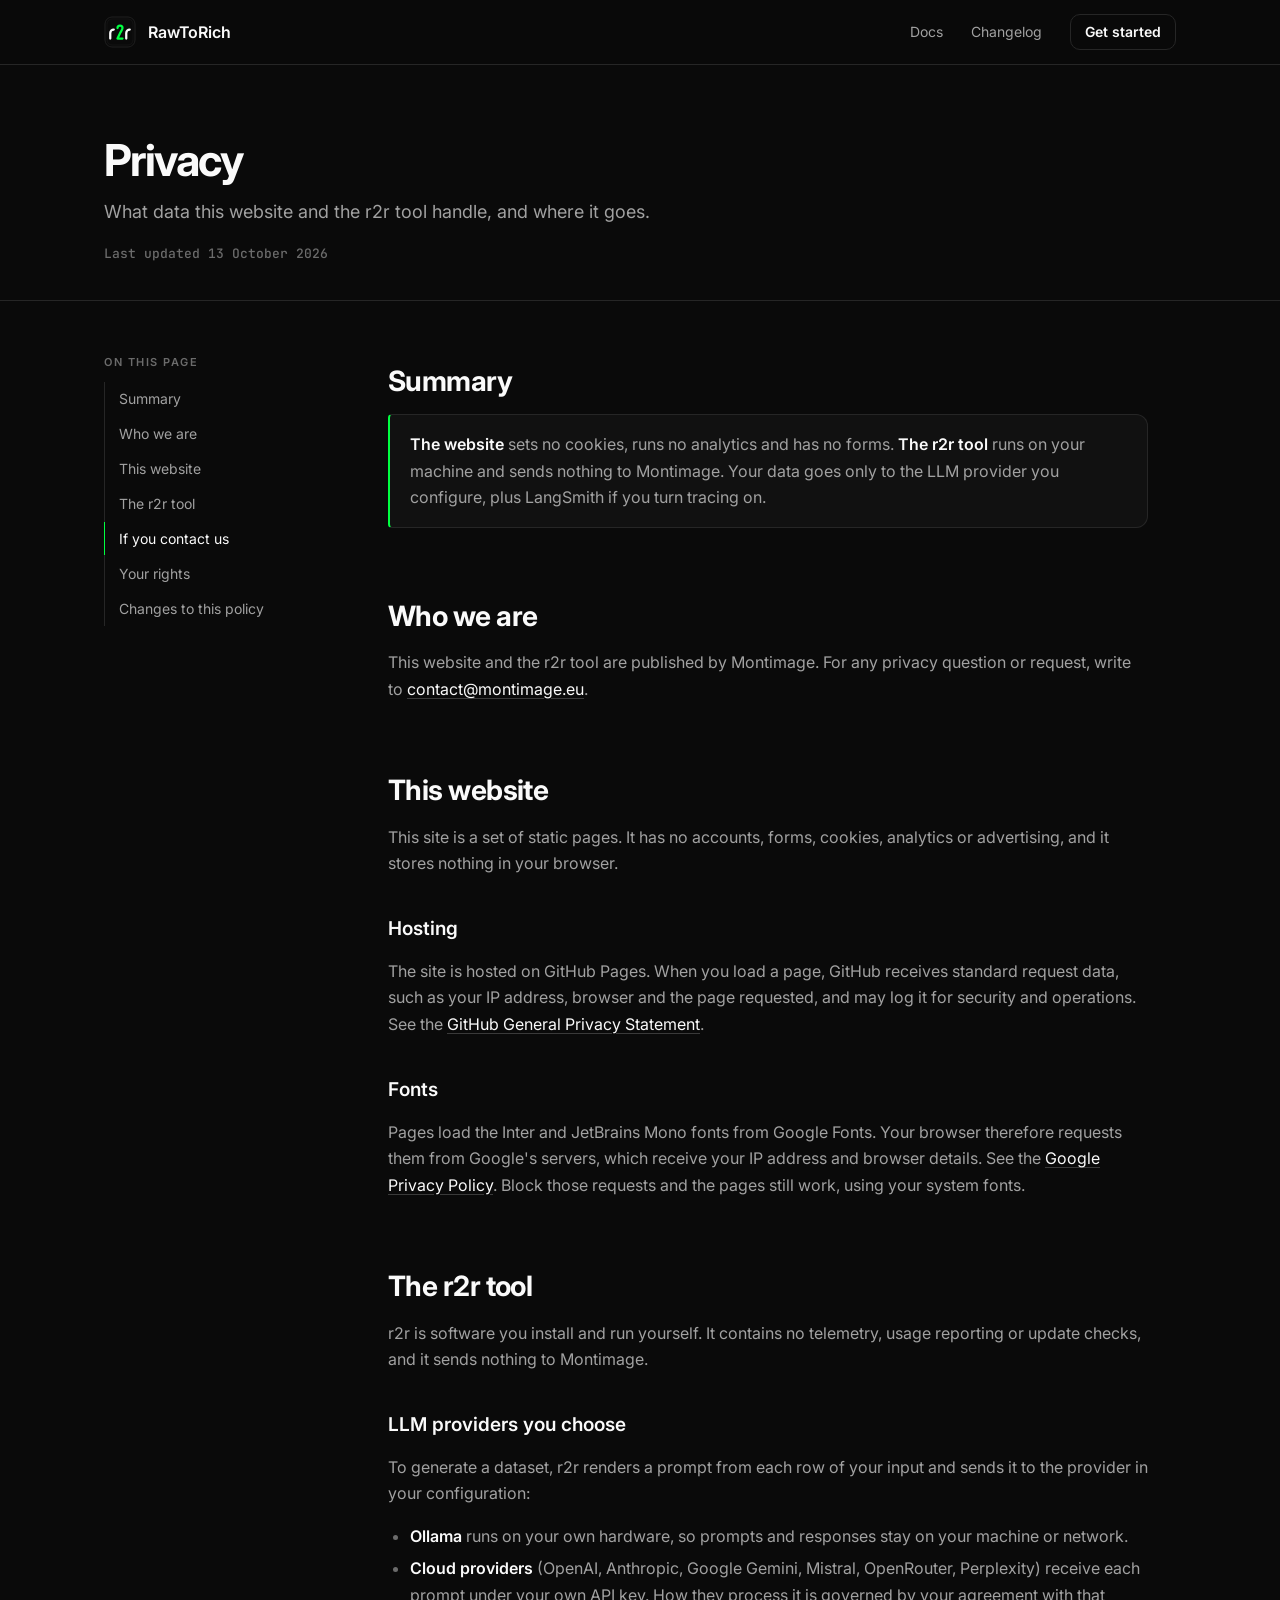
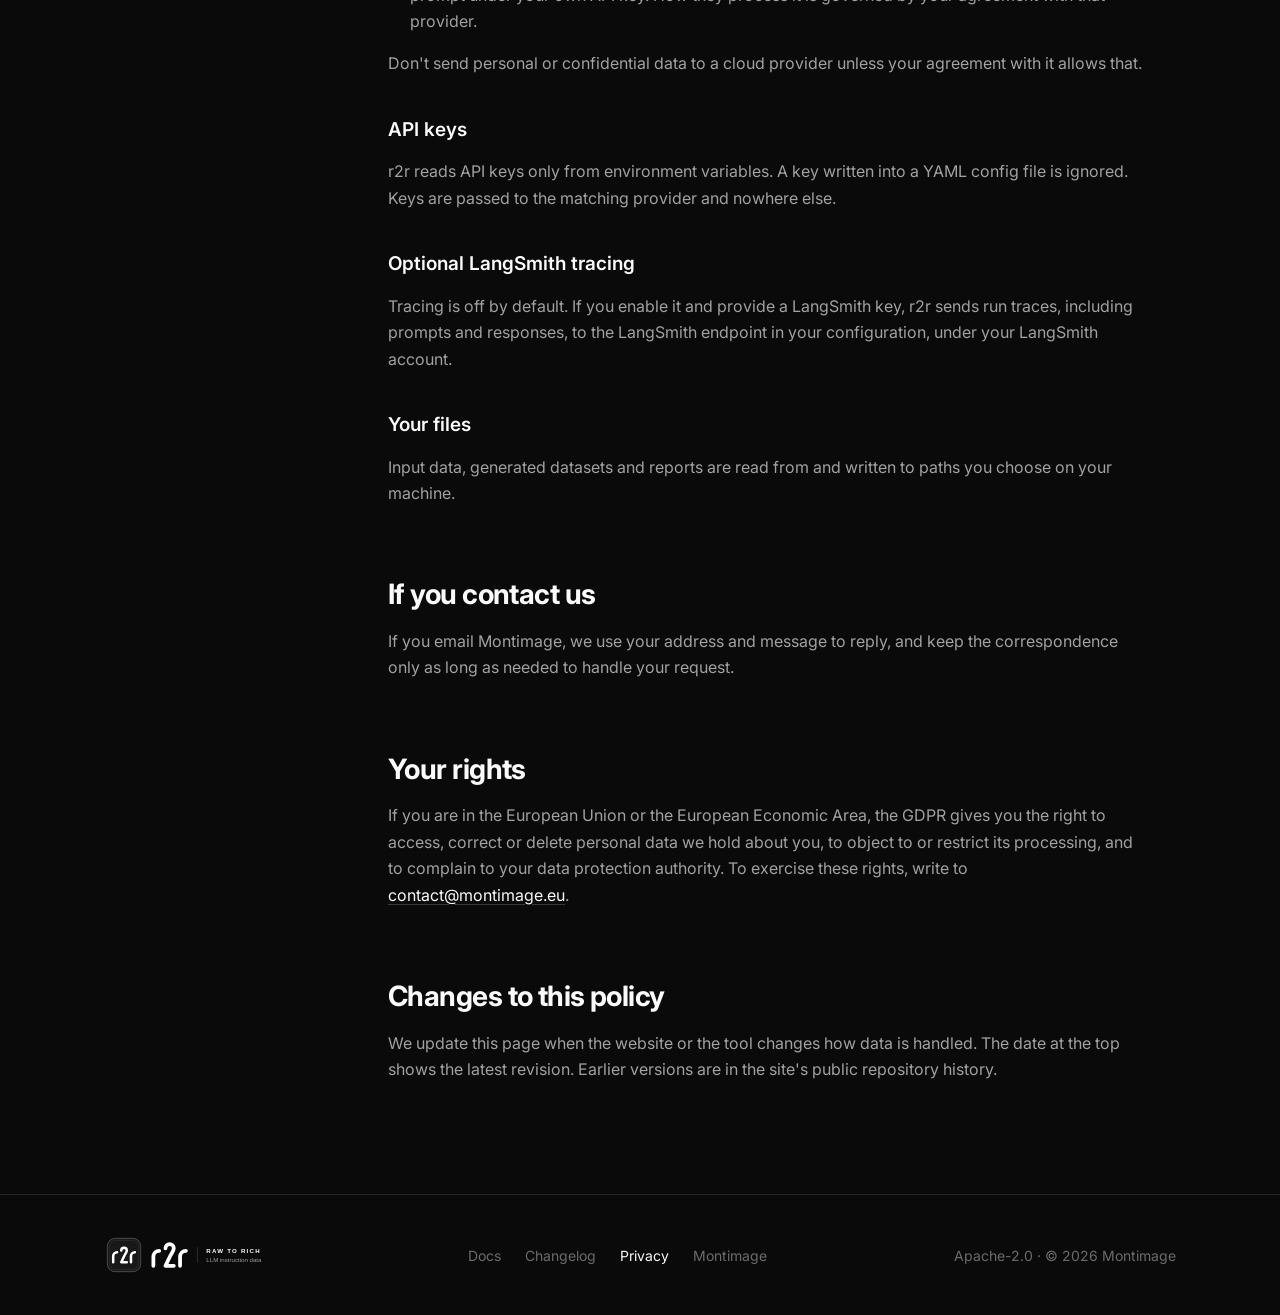
<file: privacy.html>
<!doctype html>
<html lang="en">
<head>
<meta charset="utf-8">
<meta name="viewport" content="width=device-width, initial-scale=1">
<title>r2r privacy policy</title>
<meta name="description" content="How the r2r website and CLI tool handle data: no cookies or analytics on the site, no telemetry in the tool.">
<meta name="theme-color" content="#0A0A0A">
<link rel="icon" href="assets/favicon.svg" type="image/svg+xml">
<link rel="preconnect" href="https://fonts.googleapis.com">
<link rel="preconnect" href="https://fonts.gstatic.com" crossorigin>
<link href="https://fonts.googleapis.com/css2?family=Inter:wght@400;500;600;700&family=JetBrains+Mono:wght@400;500&display=swap" rel="stylesheet">
<link rel="stylesheet" href="assets/site.css">
</head>
<body>

<nav aria-label="Primary">
  <div class="wrap">
    <a class="brand" href="index.html" aria-label="r2r home">
      <img src="assets/logo-mark.svg" alt="">
      <span>RawToRich</span>
    </a>
    <div class="links">
      <a href="docs.html">Docs</a><a href="changelog.html">Changelog</a>
      <a class="btn btn-ghost btn-sm" href="index.html#quickstart">Get started</a>
    </div>
  </div>
</nav>

<main>
<header class="doc-hero">
  <div class="wrap">
    <h1>Privacy</h1>
    <p>What data this website and the r2r tool handle, and where it goes.</p>
    <div class="meta">Last updated <time datetime="2026-10-13">13 October 2026</time></div>
  </div>
</header>
<div class="wrap doc">
  <aside class="toc" aria-label="On this page"><b>On this page</b><ol><li><a href="#summary">Summary</a></li><li><a href="#controller">Who we are</a></li><li><a href="#website">This website</a></li><li><a href="#tool">The r2r tool</a></li><li><a href="#email">If you contact us</a></li><li><a href="#rights">Your rights</a></li><li><a href="#changes">Changes to this policy</a></li></ol></aside>
  <article class="prose">
<h2 id="summary">Summary</h2><div class="note"><p><strong>The website</strong> sets no cookies, runs no analytics and has no forms. <strong>The r2r tool</strong> runs on your machine and sends nothing to Montimage. Your data goes only to the LLM provider you configure, plus LangSmith if you turn tracing on.</p></div>
<h2 id="controller">Who we are</h2><p>This website and the r2r tool are published by Montimage. For any privacy question or request, write to <a href="mailto:contact@montimage.eu">contact@montimage.eu</a>.</p>
<h2 id="website">This website</h2><p>This site is a set of static pages. It has no accounts, forms, cookies, analytics or advertising, and it stores nothing in your browser.</p>
<h3>Hosting</h3>
<p>The site is hosted on GitHub Pages. When you load a page, GitHub receives standard request data, such as your IP address, browser and the page requested, and may log it for security and operations. See the <a href="https://docs.github.com/en/site-policy/privacy-policies/github-general-privacy-statement">GitHub General Privacy Statement</a>.</p>
<h3>Fonts</h3>
<p>Pages load the Inter and JetBrains Mono fonts from Google Fonts. Your browser therefore requests them from Google's servers, which receive your IP address and browser details. See the <a href="https://policies.google.com/privacy">Google Privacy Policy</a>. Block those requests and the pages still work, using your system fonts.</p>
<h2 id="tool">The r2r tool</h2><p>r2r is software you install and run yourself. It contains no telemetry, usage reporting or update checks, and it sends nothing to Montimage.</p>
<h3>LLM providers you choose</h3>
<p>To generate a dataset, r2r renders a prompt from each row of your input and sends it to the provider in your configuration:</p>
<ul>
<li><strong>Ollama</strong> runs on your own hardware, so prompts and responses stay on your machine or network.</li>
<li><strong>Cloud providers</strong> (OpenAI, Anthropic, Google Gemini, Mistral, OpenRouter, Perplexity) receive each prompt under your own API key. How they process it is governed by your agreement with that provider.</li>
</ul>
<p>Don't send personal or confidential data to a cloud provider unless your agreement with it allows that.</p>
<h3>API keys</h3>
<p>r2r reads API keys only from environment variables. A key written into a YAML config file is ignored. Keys are passed to the matching provider and nowhere else.</p>
<h3>Optional LangSmith tracing</h3>
<p>Tracing is off by default. If you enable it and provide a LangSmith key, r2r sends run traces, including prompts and responses, to the LangSmith endpoint in your configuration, under your LangSmith account.</p>
<h3>Your files</h3>
<p>Input data, generated datasets and reports are read from and written to paths you choose on your machine.</p>
<h2 id="email">If you contact us</h2><p>If you email Montimage, we use your address and message to reply, and keep the correspondence only as long as needed to handle your request.</p>
<h2 id="rights">Your rights</h2><p>If you are in the European Union or the European Economic Area, the GDPR gives you the right to access, correct or delete personal data we hold about you, to object to or restrict its processing, and to complain to your data protection authority. To exercise these rights, write to <a href="mailto:contact@montimage.eu">contact@montimage.eu</a>.</p>
<h2 id="changes">Changes to this policy</h2><p>We update this page when the website or the tool changes how data is handled. The date at the top shows the latest revision. Earlier versions are in the site's public repository history.</p>
  </article>
</div>
</main>

<footer>
  <div class="wrap">
    <img src="assets/logo-white.svg" alt="r2r — Raw to Rich">
    <nav aria-label="Footer"><a href="docs.html">Docs</a><a href="changelog.html">Changelog</a><a href="privacy.html" aria-current="page">Privacy</a><a href="https://montimage.eu">Montimage</a></nav>
    <span>Apache-2.0 · © 2026 Montimage</span>
  </div>
</footer>
<script>
(function () {
  var links = Array.prototype.slice.call(document.querySelectorAll('.toc a[href^="#"]'));
  if (!links.length || !('IntersectionObserver' in window)) return;
  var map = {};
  links.forEach(function (a) { map[a.getAttribute('href').slice(1)] = a; });
  var obs = new IntersectionObserver(function (entries) {
    entries.forEach(function (e) {
      if (e.isIntersecting && map[e.target.id]) {
        links.forEach(function (l) { l.classList.remove('on'); });
        map[e.target.id].classList.add('on');
      }
    });
  }, { rootMargin: '-80px 0px -70% 0px' });
  Object.keys(map).forEach(function (id) { var el = document.getElementById(id); if (el) obs.observe(el); });
})();
</script>
</body>
</html>
</file>
<file: assets/site.css>
:root{
  --bg:#0A0A0A;--surface:#111111;--surface-2:#161616;--border:#262626;--muted:#A1A1A1;--dim:#6B6B6B;--text:#FAFAFA;--accent:#00FF41;
  --sans:Inter,system-ui,-apple-system,"Segoe UI",sans-serif;--mono:"JetBrains Mono",ui-monospace,SFMono-Regular,Menlo,monospace;
}
*{box-sizing:border-box;margin:0;padding:0}
html{scroll-behavior:smooth}
body{background:var(--bg);color:var(--text);font:400 16px/1.65 var(--sans);-webkit-font-smoothing:antialiased;overflow-x:hidden}
a{color:inherit;text-decoration:none}
.wrap{max-width:1120px;margin:0 auto;padding:0 24px}
code,pre{font-family:var(--mono)}
:focus-visible{outline:2px solid var(--accent);outline-offset:3px;border-radius:6px}

/* nav */
nav{position:sticky;top:0;z-index:10;background:rgba(10,10,10,.82);backdrop-filter:saturate(140%) blur(12px);-webkit-backdrop-filter:saturate(140%) blur(12px);border-bottom:1px solid var(--border)}
nav .wrap{display:flex;align-items:center;justify-content:space-between;height:64px}
.brand{display:flex;align-items:center;gap:12px}
.brand img{width:32px;height:32px}
.brand span{font:600 16px/1 var(--sans);letter-spacing:-.01em}
.links{display:flex;align-items:center;gap:28px;font-size:14px;color:var(--muted)}
.links a:hover{color:var(--text)}

/* buttons */
.btn{display:inline-flex;align-items:center;gap:8px;height:44px;padding:0 20px;border-radius:10px;font:600 15px/1 var(--sans);transition:border-color .15s,background .15s,color .15s}
.btn-primary{background:var(--text);color:var(--bg)}
.btn-primary:hover{background:#fff}
.btn-ghost{border:1px solid var(--border);color:var(--text)}
.btn-ghost:hover{border-color:var(--accent);color:var(--accent)}
.btn-sm{height:36px;padding:0 14px;font-size:14px}
.btn svg{width:16px;height:16px}

/* hero */
.hero{padding:104px 0 88px;position:relative}
.hero::before{content:"";position:absolute;inset:0;background-image:linear-gradient(var(--border) 1px,transparent 1px),linear-gradient(90deg,var(--border) 1px,transparent 1px);background-size:56px 56px;opacity:.35;mask-image:radial-gradient(ellipse 70% 60% at 50% 30%,#000 30%,transparent 75%);-webkit-mask-image:radial-gradient(ellipse 70% 60% at 50% 30%,#000 30%,transparent 75%);pointer-events:none}
.hero .wrap{position:relative;display:grid;grid-template-columns:1.05fr 1fr;gap:56px;align-items:center}
.eyebrow{display:inline-flex;align-items:center;gap:10px;font:500 13px/1 var(--mono);color:var(--muted);border:1px solid var(--border);border-radius:999px;padding:8px 14px;margin-bottom:28px}
.eyebrow i{width:6px;height:6px;border-radius:50%;border:1.5px solid var(--accent)}
h1{font:700 56px/1.05 var(--sans);letter-spacing:-.035em}
h1 em{font-style:normal;color:var(--accent)}
.lead{font-size:18px;color:var(--muted);margin:24px 0 36px;max-width:520px}
.cta{display:flex;gap:12px;flex-wrap:wrap}

/* terminal */
.term{background:var(--surface);border:1px solid var(--border);border-radius:14px;overflow:hidden;box-shadow:0 30px 80px -30px rgba(0,0,0,.8)}
.term-bar{display:flex;align-items:center;gap:8px;height:40px;padding:0 16px;border-bottom:1px solid var(--border)}
.term-bar b{width:10px;height:10px;border-radius:50%;background:#262626}
.term-bar span{margin-left:auto;font:400 12px var(--mono);color:var(--dim)}
.term pre{padding:22px 20px;font-size:13px;line-height:1.75;color:var(--muted);white-space:pre;overflow-x:auto}
.p{color:var(--accent)}.w{color:var(--text)}.d{color:var(--dim)}.k{color:#8AB4F8}

/* trust */
.trust{border-top:1px solid var(--border);border-bottom:1px solid var(--border)}
.trust .wrap{display:flex;align-items:center;justify-content:space-between;gap:24px;flex-wrap:wrap;padding-top:22px;padding-bottom:22px}
.trust small{font:500 12px/1 var(--sans);letter-spacing:.14em;text-transform:uppercase;color:var(--dim)}
.trust ul{display:flex;gap:32px;list-style:none;flex-wrap:wrap;font:500 15px var(--sans);color:var(--muted)}

/* sections */
section{padding:112px 0}
.label{font:600 12px/1 var(--sans);letter-spacing:.16em;text-transform:uppercase;color:var(--accent);margin-bottom:18px}
h2{font:700 40px/1.12 var(--sans);letter-spacing:-.03em;max-width:720px}
.sub{color:var(--muted);font-size:18px;max-width:640px;margin-top:18px}

/* problem / agitate */
.cols3{display:grid;grid-template-columns:repeat(3,1fr);gap:20px;margin-top:56px}
.pain{border:1px solid var(--border);border-radius:14px;padding:28px;background:var(--surface)}
.pain .n{font:500 12px var(--mono);color:var(--dim);margin-bottom:20px;display:block}
.pain h3{font:600 18px/1.35 var(--sans);margin-bottom:10px}
.pain p{color:var(--muted);font-size:15px}
.cost{margin-top:20px;display:grid;grid-template-columns:repeat(3,1fr);border-top:1px solid var(--border)}
.cost div{padding:28px 28px 0 0}
.cost div+div{padding-left:28px;border-left:1px solid var(--border)}
.cost h4{font:600 15px/1.4 var(--sans);margin-bottom:8px}
.cost p{color:var(--muted);font-size:15px}

/* features */
.feat{display:grid;grid-template-columns:repeat(6,1fr);gap:20px;margin-top:56px}
.f{grid-column:span 2;border:1px solid var(--border);border-radius:14px;padding:28px;background:var(--surface);transition:border-color .2s}
.f:hover{border-color:#3a3a3a}
.f.wide{grid-column:span 3}
.f .ic{width:40px;height:40px;border-radius:10px;border:1px solid var(--border);display:grid;place-items:center;margin-bottom:22px}
.f .ic svg{width:20px;height:20px;stroke:var(--accent);fill:none;stroke-width:1.75;stroke-linecap:round;stroke-linejoin:round}
.f h3{font:600 18px/1.35 var(--sans);margin-bottom:8px}
.f p{color:var(--muted);font-size:15px}
.f code{font-size:13px;color:var(--text);background:var(--surface-2);border:1px solid var(--border);border-radius:5px;padding:1px 6px}
.why{margin-top:20px;border:1px solid var(--border);border-left:2px solid var(--accent);border-radius:4px 14px 14px 4px;padding:24px 28px;color:var(--muted)}
.why strong{color:var(--text);font-weight:600}

/* how */
.how{background:var(--surface);border-top:1px solid var(--border);border-bottom:1px solid var(--border)}
.steps{display:grid;grid-template-columns:repeat(3,1fr);gap:20px;margin-top:56px;counter-reset:s}
.step{position:relative}
.step .num{font:500 13px var(--mono);color:var(--accent);display:flex;align-items:center;gap:12px;margin-bottom:18px}
.step .num::after{content:"";flex:1;height:1px;background:var(--border)}
.step h3{font:600 20px/1.3 var(--sans);margin-bottom:8px}
.step p{color:var(--muted);font-size:15px;margin-bottom:18px}
.snip{background:var(--bg);border:1px solid var(--border);border-radius:10px;padding:14px 16px;font:400 13px/1.7 var(--mono);color:var(--muted);overflow-x:auto;white-space:pre}

/* quick start */
.qs{display:grid;grid-template-columns:1fr 1.2fr;gap:56px;align-items:start}
.qs ul{list-style:none;margin-top:28px;display:grid;gap:14px}
.qs li{display:flex;gap:12px;color:var(--muted);font-size:15px}
.qs li::before{content:"";flex:none;width:14px;height:8px;margin-top:7px;border-left:1.5px solid var(--accent);border-bottom:1.5px solid var(--accent);transform:rotate(-45deg)}
.code{position:relative;background:var(--surface);border:1px solid var(--border);border-radius:14px}
.code pre{padding:24px;font-size:13.5px;line-height:1.8;color:var(--muted);overflow-x:auto}
.copy{position:absolute;top:12px;right:12px;height:30px;padding:0 12px;border-radius:8px;border:1px solid var(--border);background:var(--surface-2);color:var(--muted);font:500 12px var(--sans);cursor:pointer}
.copy:hover{color:var(--text);border-color:#3a3a3a}

/* about */
.about{display:grid;grid-template-columns:auto 1fr;gap:40px;align-items:center;border:1px solid var(--border);border-radius:16px;padding:40px;background:var(--surface)}
.about img{width:88px;height:88px}
.about p{color:var(--muted);max-width:720px}
.about h3{font:600 20px/1.3 var(--sans);margin-bottom:8px}

/* faq */
.faq{margin-top:48px;border-top:1px solid var(--border)}
details{border-bottom:1px solid var(--border)}
summary{list-style:none;cursor:pointer;display:flex;justify-content:space-between;align-items:center;gap:24px;padding:24px 0;font:600 17px/1.4 var(--sans)}
summary::-webkit-details-marker{display:none}
summary::after{content:"";flex:none;width:10px;height:10px;border-right:1.5px solid var(--muted);border-bottom:1.5px solid var(--muted);transform:rotate(45deg);transition:transform .2s;margin-right:4px}
details[open] summary::after{transform:rotate(-135deg)}
details p{color:var(--muted);padding:0 48px 24px 0;max-width:820px}
details code{font-size:13px;color:var(--text)}

/* final */
.final{text-align:center;padding:128px 0;border-top:1px solid var(--border);position:relative;overflow:hidden}
.final svg.bg{width:120px;height:120px;margin-bottom:36px;filter:drop-shadow(0 0 40px rgba(0,255,65,.12))}
.final h2{margin:0 auto}
.final .sub{margin:18px auto 36px}
.final .cta{justify-content:center}

footer{border-top:1px solid var(--border);padding:40px 0;color:var(--dim);font-size:14px}
footer .wrap{display:flex;justify-content:space-between;align-items:center;gap:20px;flex-wrap:wrap}
footer img{height:40px}
footer a:hover{color:var(--text)}
footer nav{position:static;background:none;border:0;backdrop-filter:none;display:flex;gap:24px}

@media (max-width:960px){
  .hero .wrap,.qs{grid-template-columns:1fr}
  h1{font-size:44px}
  .feat{grid-template-columns:1fr 1fr}.f,.f.wide{grid-column:span 1}
  .cols3,.steps{grid-template-columns:1fr}
  .cost{grid-template-columns:1fr}.cost div,.cost div+div{padding:24px 0 0;border-left:0}
}
@media (max-width:640px){
  .wrap{padding:0 16px}
  .links a:not(.btn):not([href="docs.html"]){display:none}
  .links{gap:18px}
  .hero{padding:72px 0 64px}
  h1{font-size:38px}h2{font-size:30px}
  .term pre{font-size:11.5px;padding:18px 16px}
  section{padding:80px 0}
  .feat{grid-template-columns:1fr}
  .about{grid-template-columns:1fr;padding:28px}
  details p{padding-right:0}
}
@media (prefers-reduced-motion:reduce){html{scroll-behavior:auto}*{transition:none!important}}

/* ---------- shared chrome additions ---------- */
.links a[aria-current="page"]{color:var(--text)}
footer nav a[aria-current="page"]{color:var(--text)}

/* ---------- document pages (docs, changelog, privacy) ---------- */
.doc-hero{padding:72px 0 40px;border-bottom:1px solid var(--border)}
.doc-hero h1{font-size:44px}
.doc-hero p{color:var(--muted);font-size:18px;margin-top:14px;max-width:680px}
.doc-hero .meta{font:500 13px/1 var(--mono);color:var(--dim);margin-top:20px}
.doc{display:grid;grid-template-columns:220px minmax(0,1fr);gap:64px;padding-top:56px;padding-bottom:112px}
.toc{position:sticky;top:96px;align-self:start;max-height:calc(100vh - 120px);overflow-y:auto;font-size:14px}
.toc b{display:block;font:600 11px/1 var(--sans);letter-spacing:.14em;text-transform:uppercase;color:var(--dim);margin-bottom:14px}
.toc ol{list-style:none;display:grid;gap:2px;border-left:1px solid var(--border)}
.toc a{display:block;padding:5px 0 5px 14px;margin-left:-1px;border-left:1px solid transparent;color:var(--muted)}
.toc a:hover{color:var(--text)}
.toc a.on{color:var(--text);border-left-color:var(--accent)}
.toc ol ol{border:0;margin-left:12px}
.prose{max-width:760px;min-width:0}
.prose>*+*{margin-top:16px}
.prose h2{font:700 28px/1.2 var(--sans);letter-spacing:-.02em;margin-top:64px;padding-top:8px;scroll-margin-top:88px}
.prose h2:first-child{margin-top:0}
.prose h3{font:600 19px/1.35 var(--sans);margin-top:40px;scroll-margin-top:88px}
.prose h4{font:600 15px/1.4 var(--sans);margin-top:28px;color:var(--text)}
.prose p,.prose li{color:var(--muted)}
.prose strong{color:var(--text);font-weight:600}
.prose a{color:var(--text);text-decoration:underline;text-decoration-color:#3a3a3a;text-underline-offset:3px}
.prose a:hover{text-decoration-color:var(--accent)}
.prose ul,.prose ol{padding-left:22px;display:grid;gap:6px}
.prose li::marker{color:var(--dim)}
.prose :not(pre)>code{font-size:.86em;color:var(--text);background:var(--surface-2);border:1px solid var(--border);border-radius:5px;padding:1px 6px;word-break:break-word}
.prose pre{background:var(--surface);border:1px solid var(--border);border-radius:12px;padding:18px 20px;font-size:13px;line-height:1.7;color:var(--muted);overflow-x:auto}
.prose pre code{font-size:inherit}
.prose hr{border:0;border-top:1px solid var(--border);margin:48px 0}
.tbl{overflow-x:auto;border:1px solid var(--border);border-radius:12px}
.prose table{width:100%;border-collapse:collapse;font-size:14px}
.prose th{text-align:left;font:600 12px/1.2 var(--sans);letter-spacing:.06em;text-transform:uppercase;color:var(--dim);background:var(--surface);padding:12px 16px;border-bottom:1px solid var(--border)}
.prose td{padding:12px 16px;border-top:1px solid var(--border);color:var(--muted);vertical-align:top}
.prose tr:first-child td{border-top:0}
.prose td:first-child{white-space:nowrap}
.prose td code{white-space:nowrap}
.prose pre.usage{font:400 13px/1.7 var(--mono);white-space:pre-wrap;word-break:break-word}
.cmd-sub{color:var(--muted);margin-top:8px}
.note{border:1px solid var(--border);border-left:2px solid var(--accent);border-radius:4px 12px 12px 4px;padding:16px 20px;background:var(--surface)}
.note p{color:var(--muted)}
.ver{display:flex;align-items:baseline;gap:14px;flex-wrap:wrap}
.ver time{font:500 13px var(--mono);color:var(--dim)}
.tag{display:inline-block;font:600 11px/1 var(--sans);letter-spacing:.08em;text-transform:uppercase;border:1px solid var(--border);border-radius:999px;padding:5px 9px;color:var(--muted)}
@media (max-width:960px){
  .doc{grid-template-columns:1fr;gap:32px;padding-top:32px}
  .toc{position:static;max-height:none;border:1px solid var(--border);border-radius:12px;padding:18px}
  .toc ol ol{display:none}
}
@media (max-width:640px){.doc-hero h1{font-size:34px}.prose h2{font-size:24px}}
</file>
